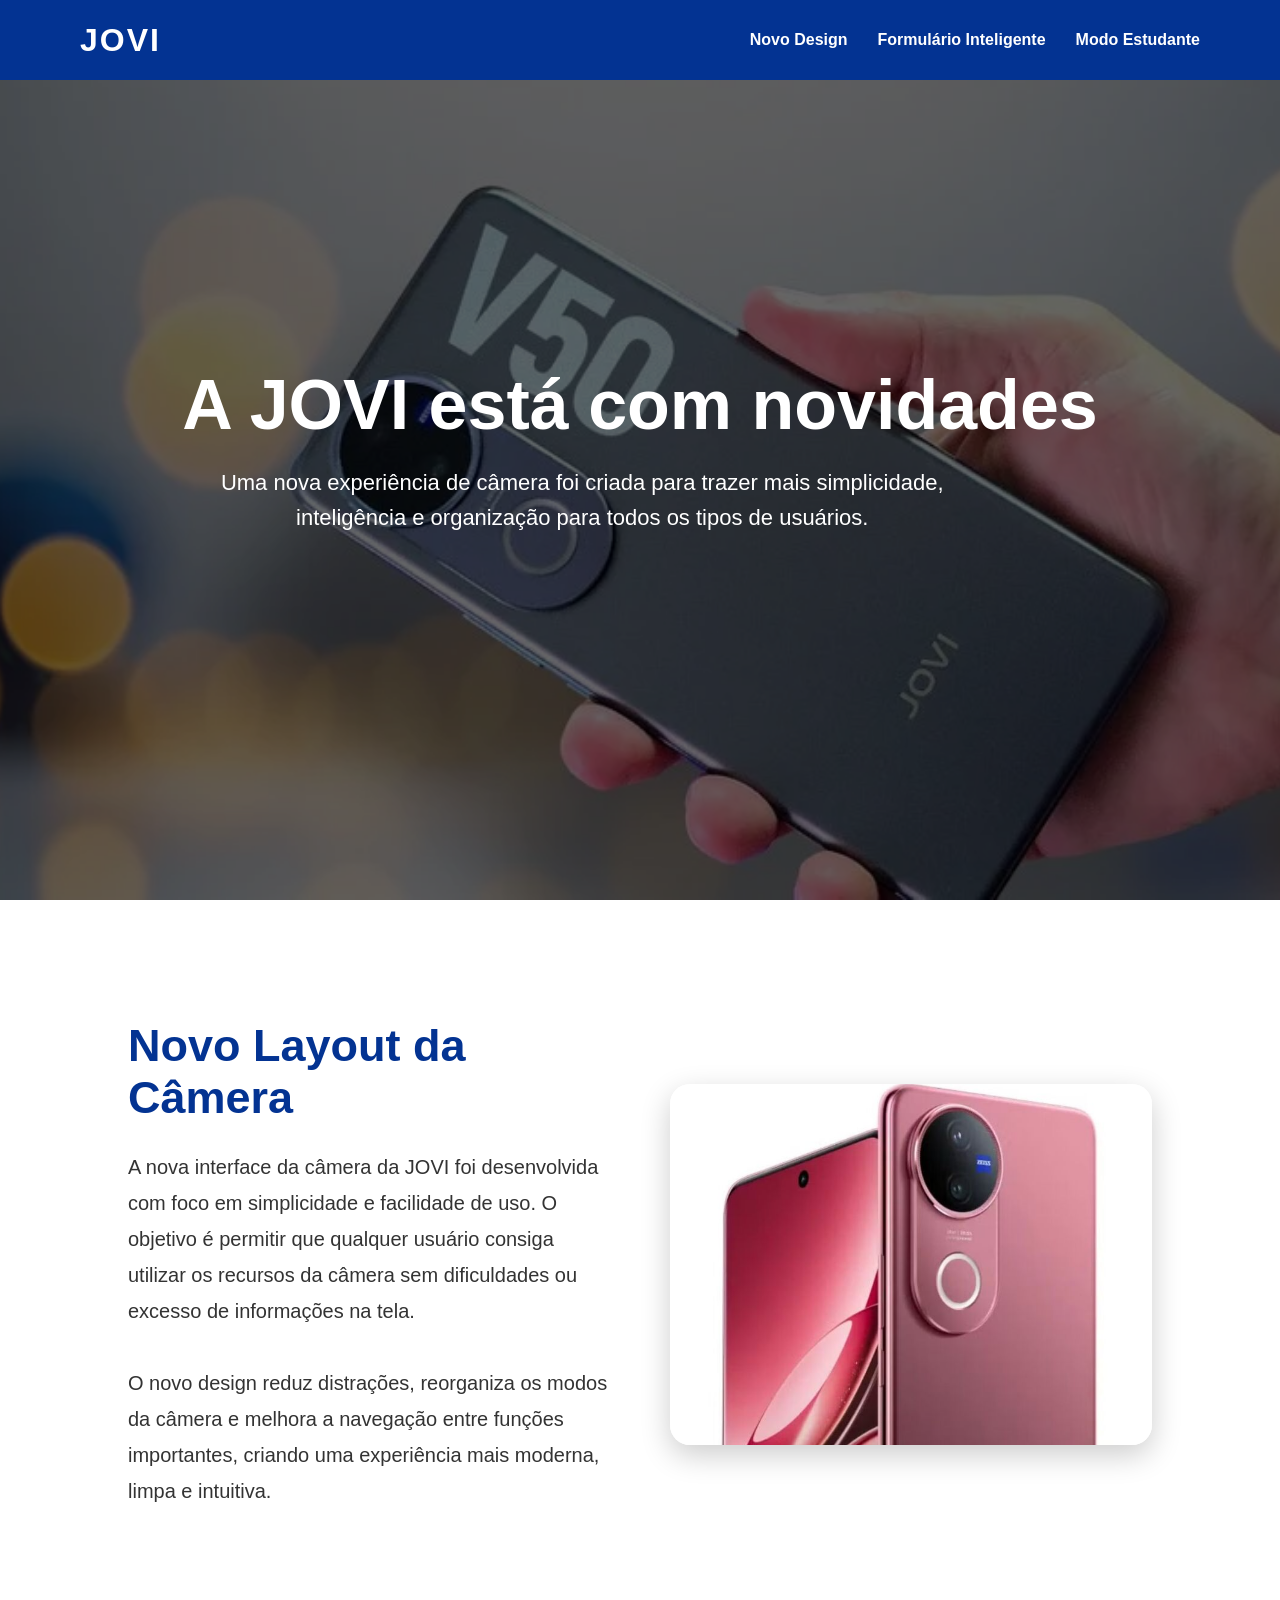
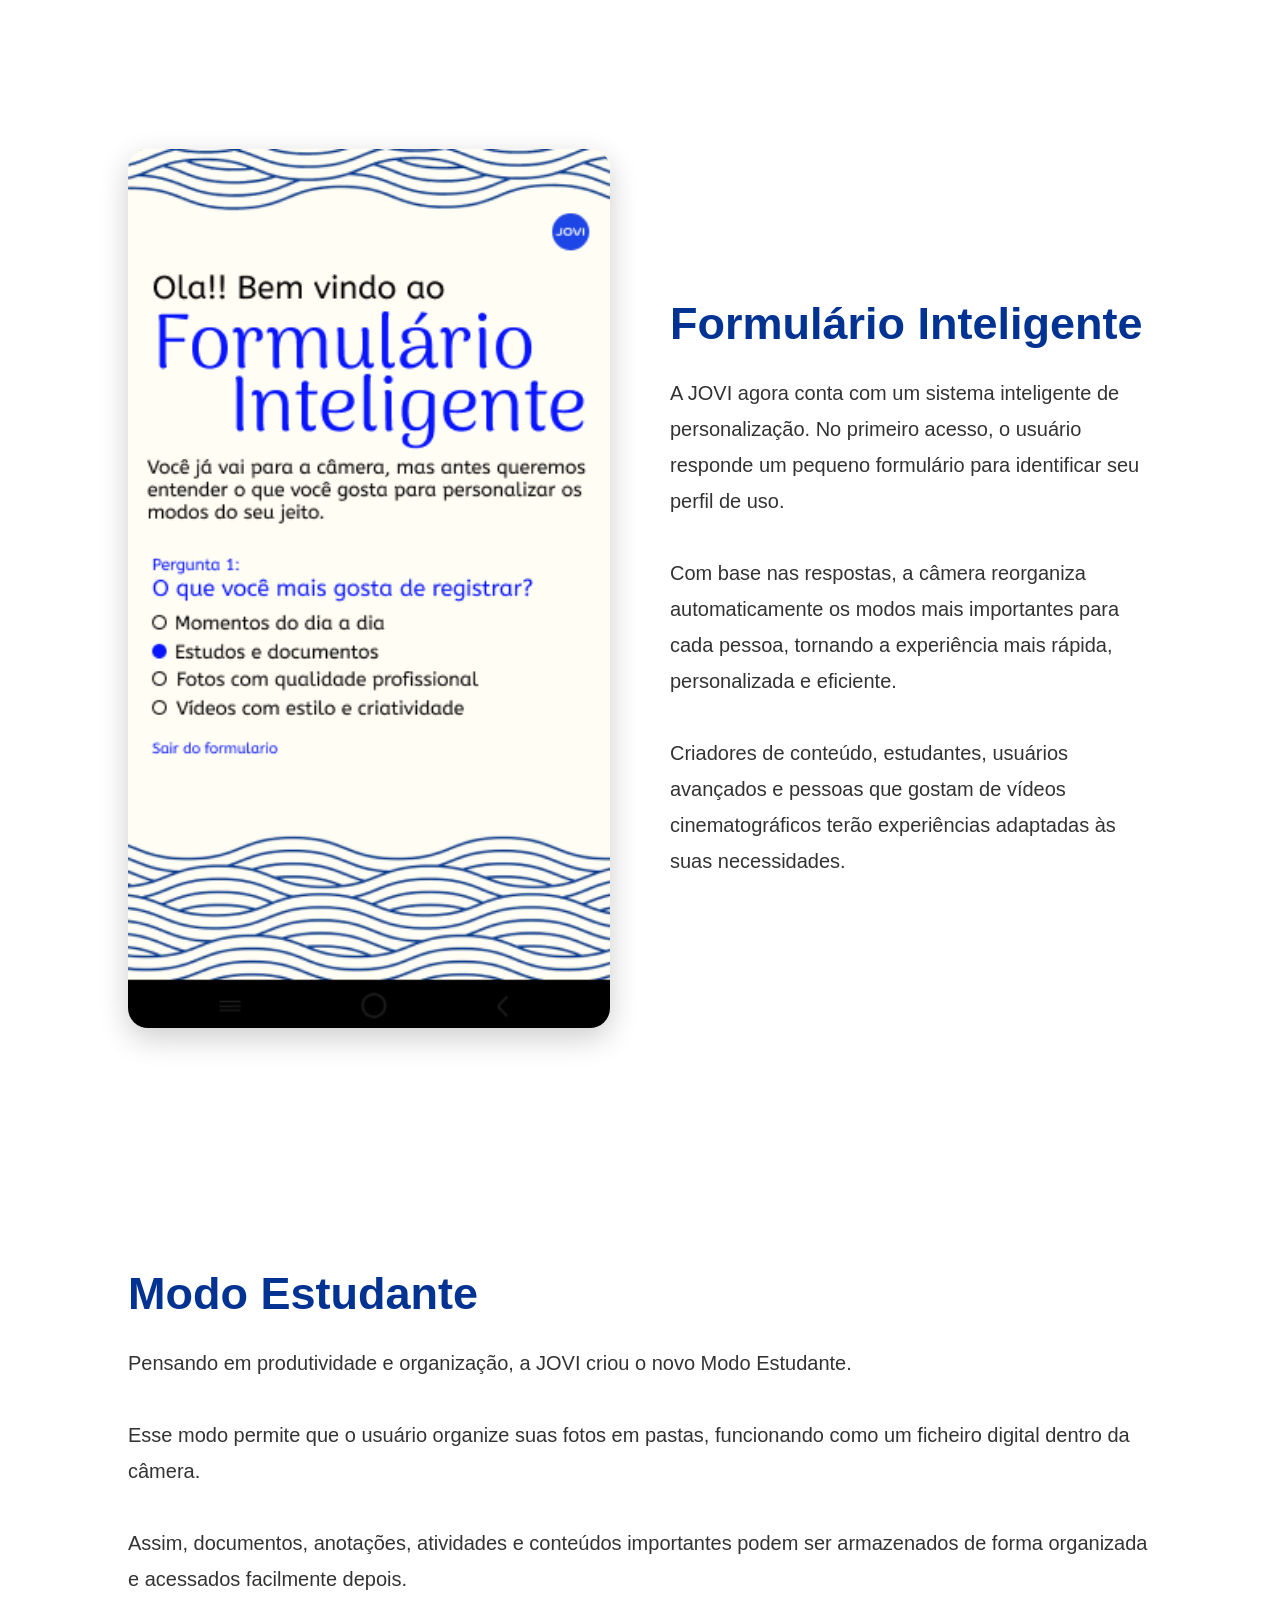
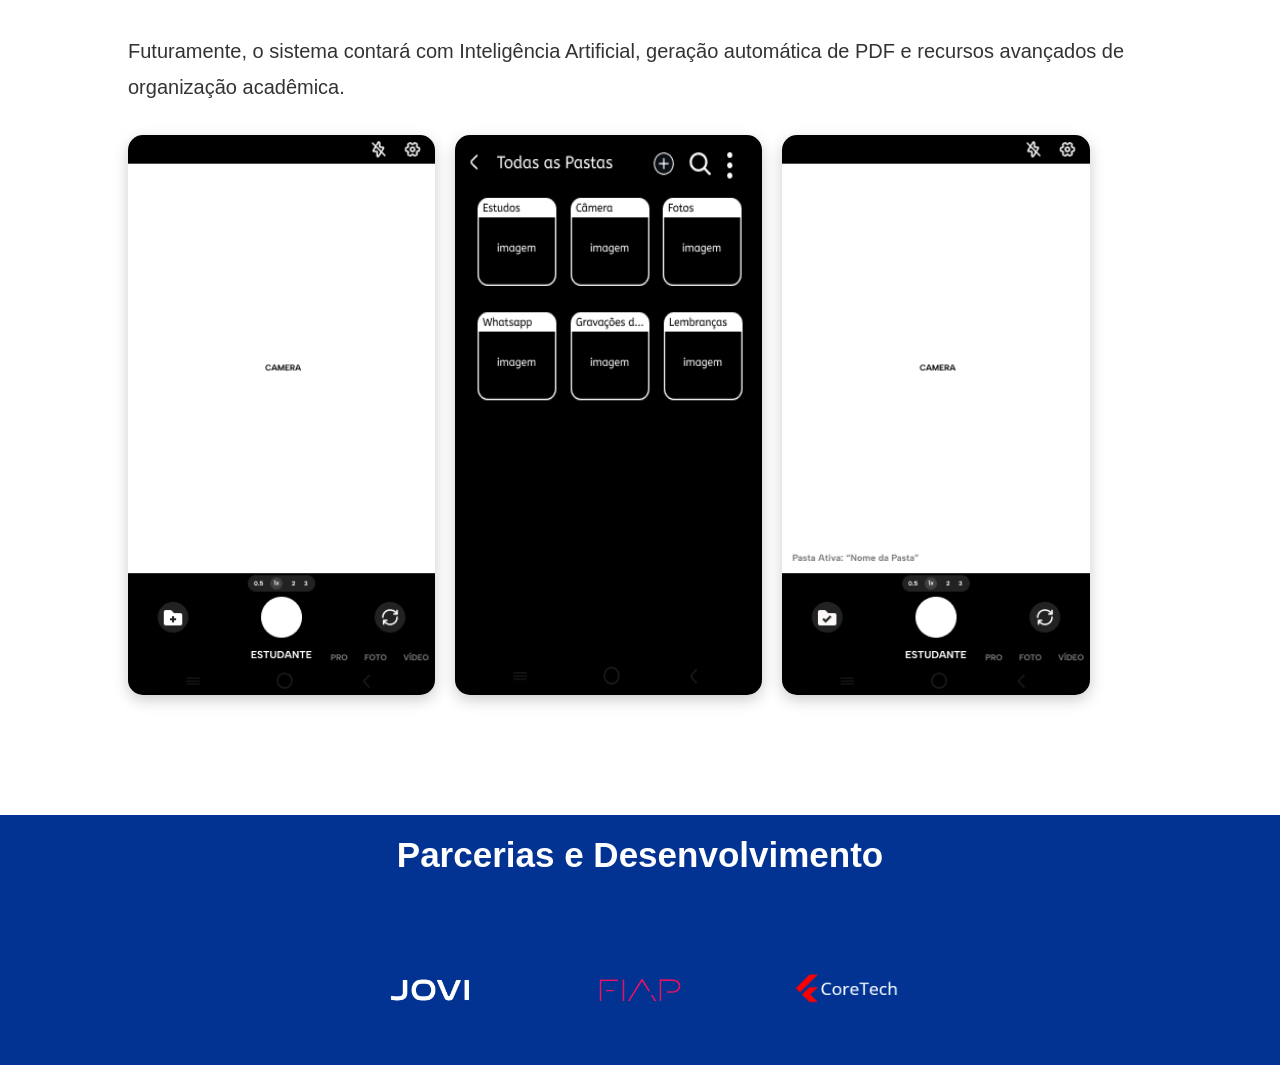
<file: index.html>
<!DOCTYPE html>
<html lang="pt-BR">
<head>
  <meta charset="UTF-8" />
  <meta name="viewport" content="width=device-width, initial-scale=1.0"/>
  <title>JOVI - Novidades da Câmera</title>
  <link rel="stylesheet" href="css/style.css">
</head>
<body>

  <!-- NAVBAR -->

  <nav>
    <h1>JOVI</h1>

    <ul>
      <li><a href="#design">Novo Design</a></li>
      <li><a href="#formulario">Formulário Inteligente</a></li>
      <li><a href="#estudante">Modo Estudante</a></li>
    </ul>
  </nav>

  <!-- HERO -->

  <section class="hero">

    <div class="overlay"></div>

    <div class="hero-content">
      <h2>A JOVI está com novidades</h2>

      <p>
        Uma nova experiência de câmera foi criada para trazer mais simplicidade,
        inteligência e organização para todos os tipos de usuários.
      </p>
    </div>

  </section>

  <!-- NOVO DESIGN -->

  <section class="section" id="design">

    <div class="text">

      <h2>Novo Layout da Câmera</h2>

      <p>
        A nova interface da câmera da JOVI foi desenvolvida com foco em simplicidade
        e facilidade de uso. O objetivo é permitir que qualquer usuário consiga utilizar
        os recursos da câmera sem dificuldades ou excesso de informações na tela.
        <br><br>
        O novo design reduz distrações, reorganiza os modos da câmera e melhora
        a navegação entre funções importantes, criando uma experiência mais moderna,
        limpa e intuitiva.
      </p>

    </div>

    <div class="image">
      <img src="img/camera.jpeg" alt="">
    </div>

  </section>

  <!-- FORMULARIO -->

  <section class="section reverse" id="formulario">

    <div class="text">

      <h2>Formulário Inteligente</h2>

      <p>
        A JOVI agora conta com um sistema inteligente de personalização.
        No primeiro acesso, o usuário responde um pequeno formulário para
        identificar seu perfil de uso.
        <br><br>
        Com base nas respostas, a câmera reorganiza automaticamente os modos
        mais importantes para cada pessoa, tornando a experiência mais rápida,
        personalizada e eficiente.
        <br><br>
        Criadores de conteúdo, estudantes, usuários avançados e pessoas que
        gostam de vídeos cinematográficos terão experiências adaptadas às suas necessidades.
      </p>

    </div>

    <div class="image">
      <img src="img/Formulario_inteligente.png" alt="">
    </div>

  </section>

  <!-- MODO ESTUDANTE -->

  <section class="section" id="estudante">

    <div class="text">

      <h2>Modo Estudante</h2>

      <p>
        Pensando em produtividade e organização, a JOVI criou o novo
        Modo Estudante.
        <br><br>
        Esse modo permite que o usuário organize suas fotos em pastas,
        funcionando como um ficheiro digital dentro da câmera.
        <br><br>
        Assim, documentos, anotações, atividades e conteúdos importantes
        podem ser armazenados de forma organizada e acessados facilmente depois.
        <br><br>
        Futuramente, o sistema contará com Inteligência Artificial,
        geração automática de PDF e recursos avançados de organização acadêmica.
      </p>

      <div class="student-gallery">

        <img src="img/Camera Modo Estudante_ precisa escolher a pasta.png" alt="">

        <img src="img/Seleção de pasta.png" alt="">

        <img src="img/Camera Modo Estudante_ pasta já escolhida.png" alt="">

      </div>

    </div>

  </section>

  <!-- FOOTER -->

  <footer>

    <h2>Parcerias e Desenvolvimento</h2>

    <div class="logos">

      <img src="img/image-removebg-preview.png" alt="Logo JOVI">

      <img src="img/logo_logo-fiap-principal-1-1.png" alt="Logo Faculdade">

      <img src="img/image-removebg-preview (3).png" alt="Logo Empresa">

    </div>

  </footer>

<script src="js/script.js"></script>

</body>
</html>
</file>
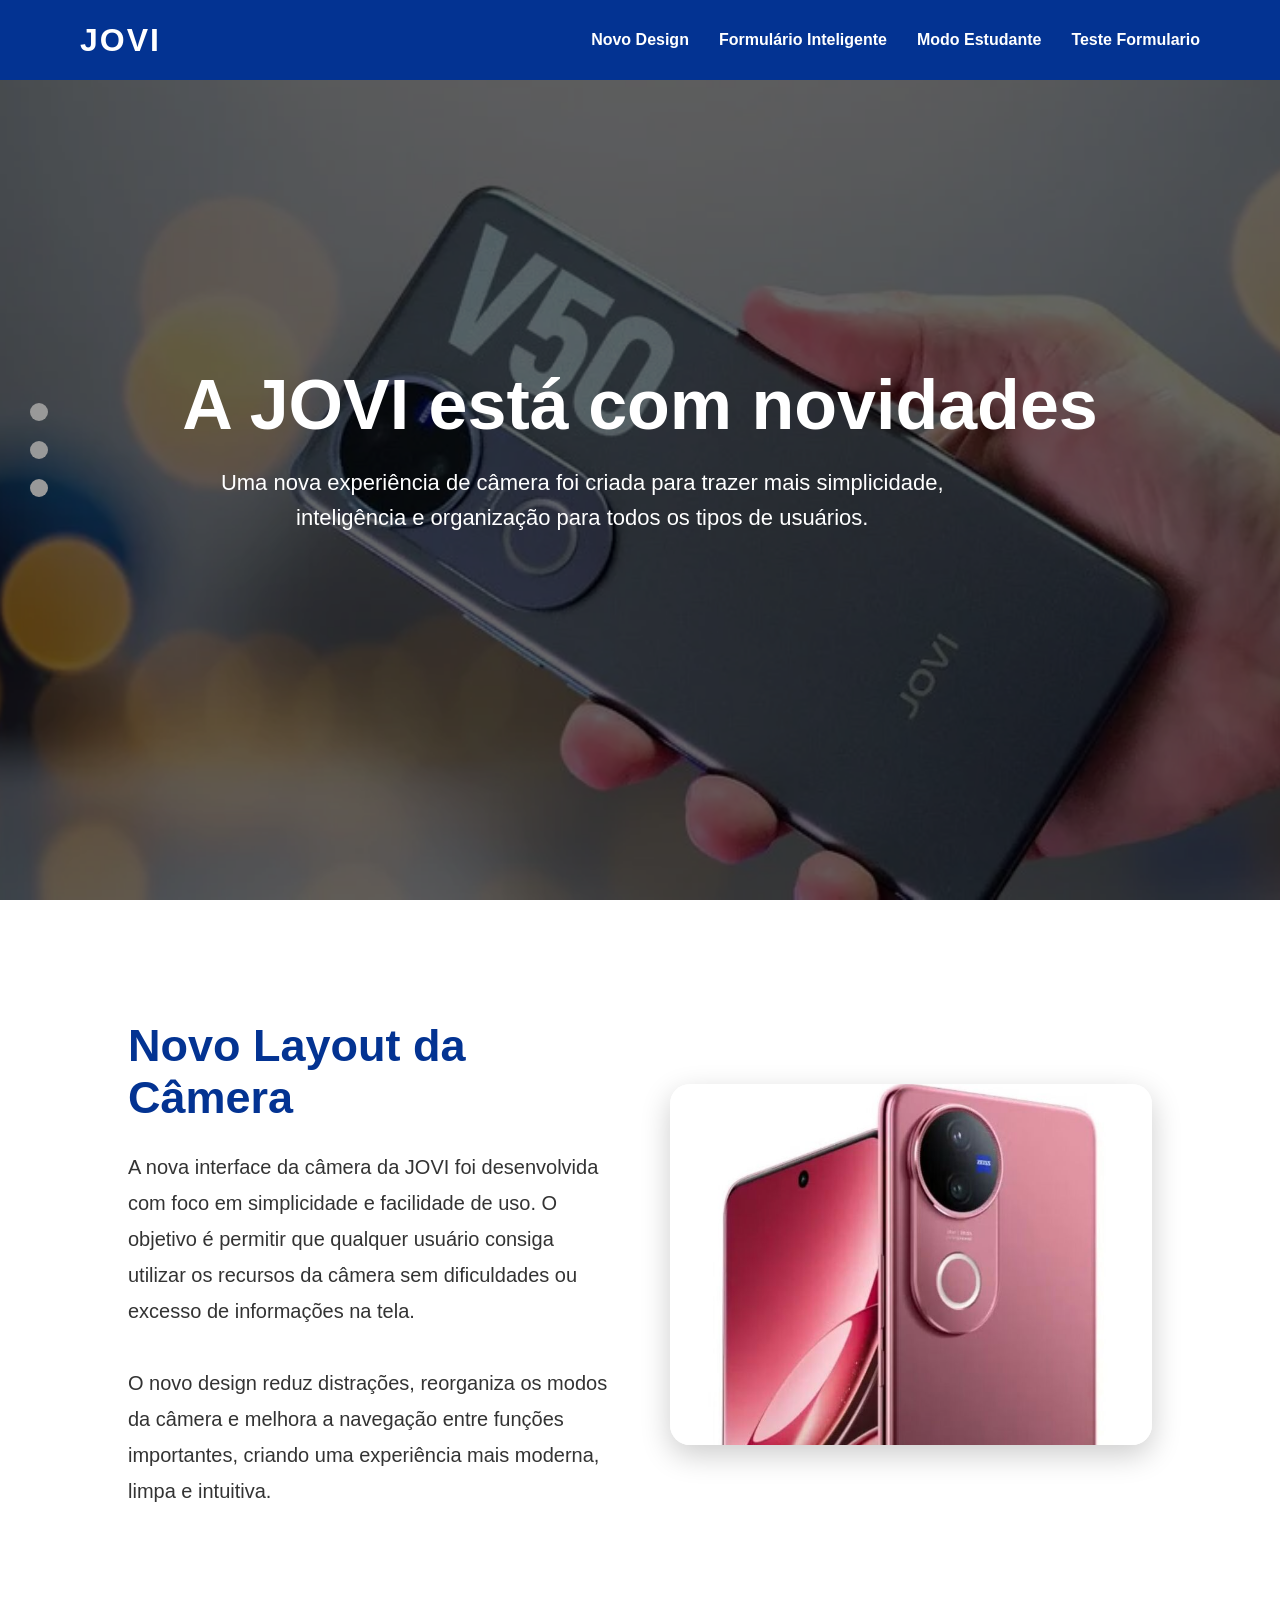
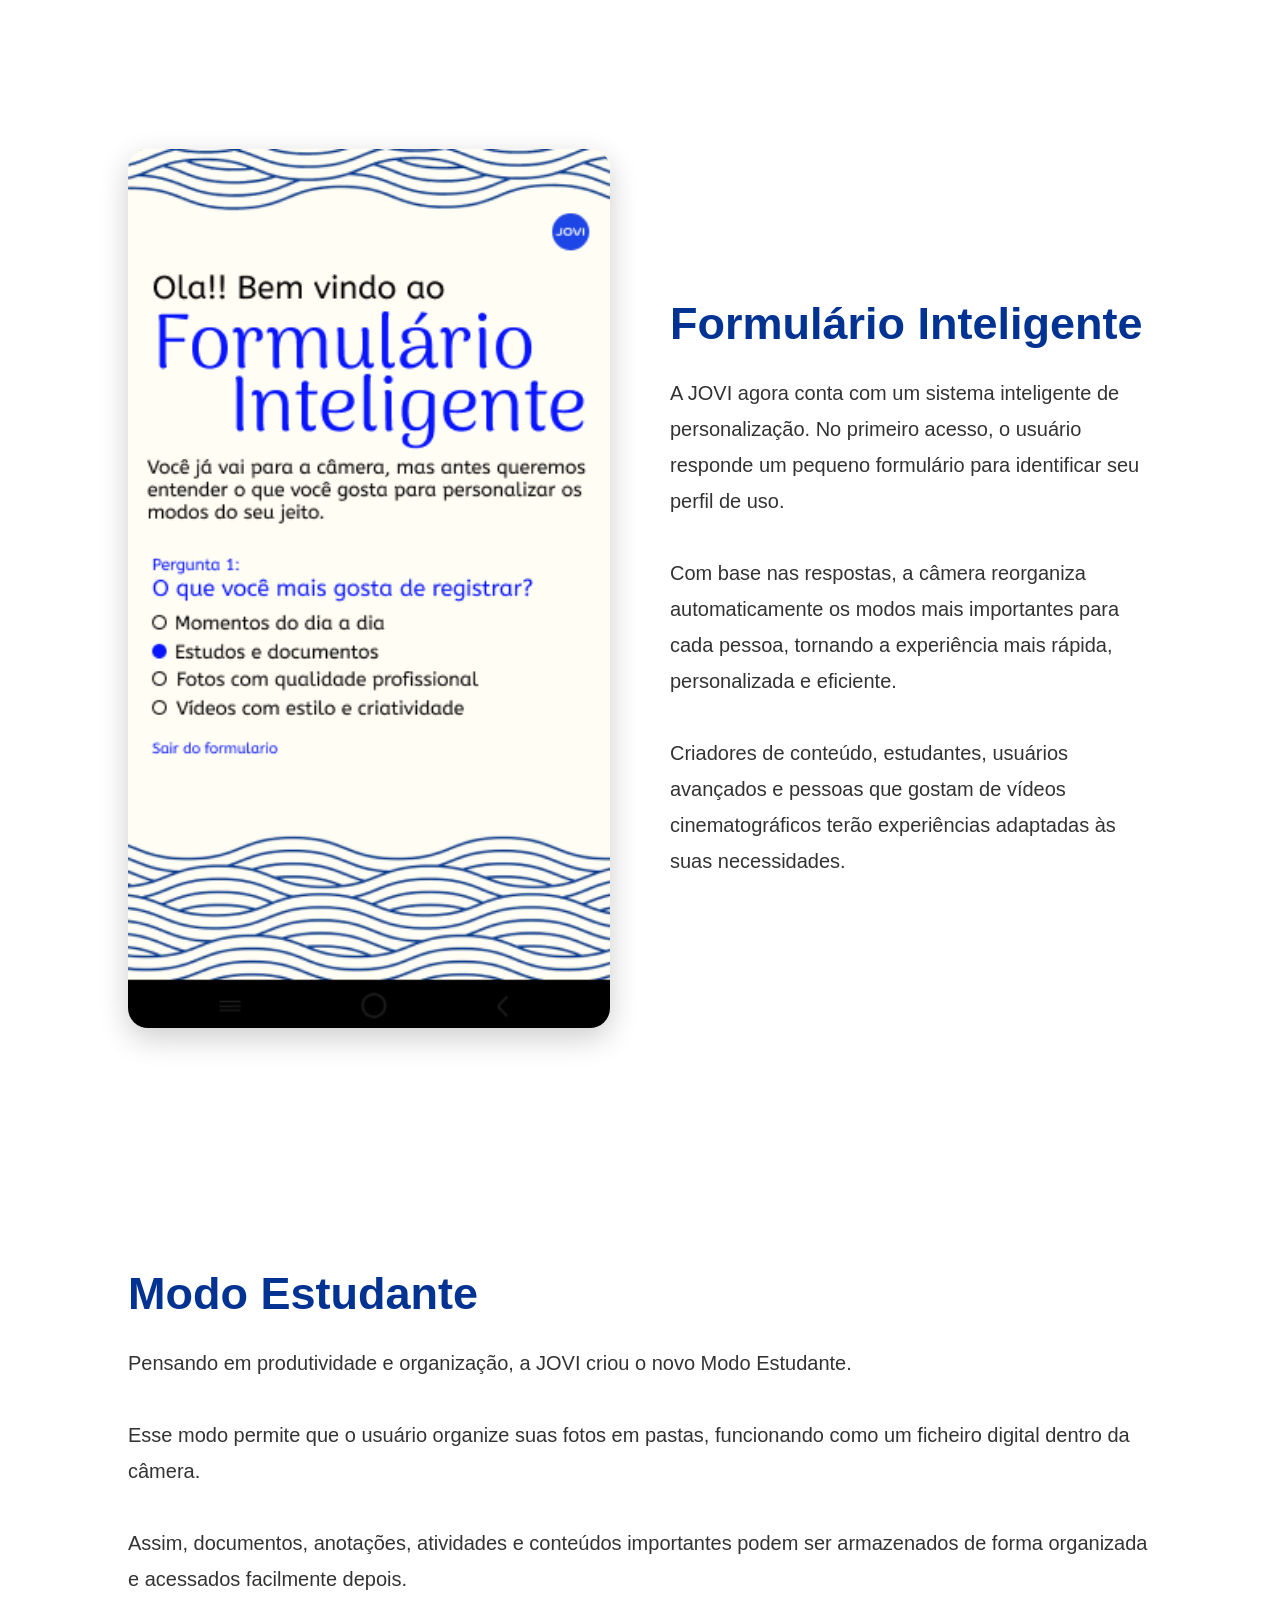
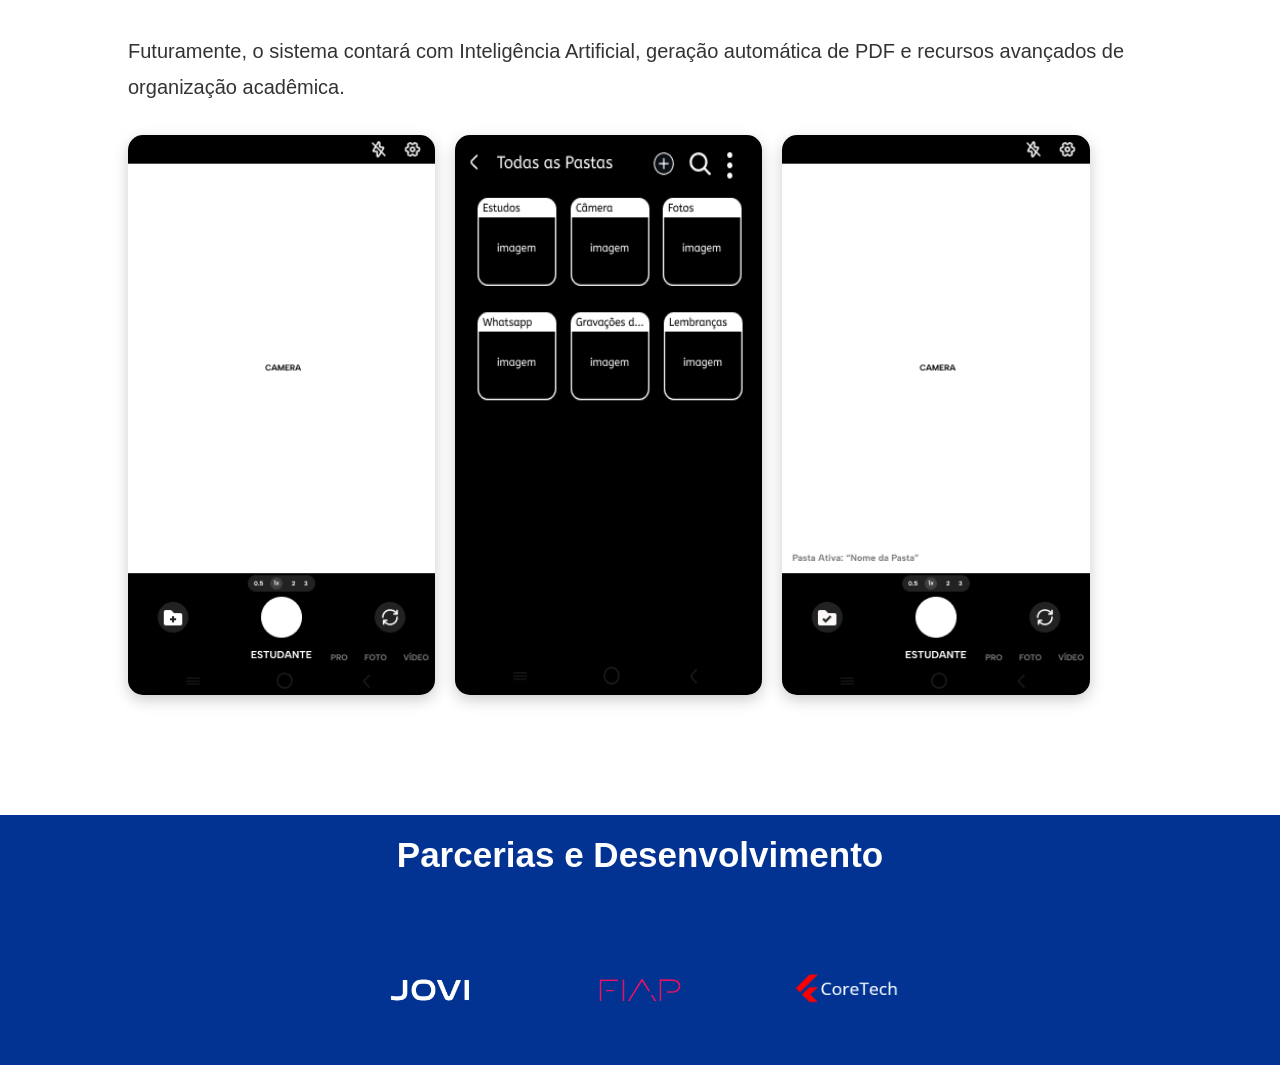
<file: html/index.html>
<!DOCTYPE html>
<html lang="pt-BR">
<head>
  <meta charset="UTF-8" />
  <meta name="viewport" content="width=device-width, initial-scale=1.0"/>
  <title>JOVI - Novidades da Câmera</title>
  <link rel="stylesheet" href="../css/style.css">
</head>
<body>

  <!-- NAVBAR -->

  <nav>
    <h1><a href="index.html">JOVI</a></h1>

    <ul>
      <li><a href="layout.html">Novo Design</a></li>
      <li><a href="Formulario-Inteligente.html">Formulário Inteligente</a></li>
      <li><a href="estudante.html">Modo Estudante</a></li>
      <li><a href="FormularioTeste.html">Teste Formulario</a></li>
    </ul>
  </nav>

  <!-- MINI NAVBAR VERTICAL -->

<aside class="side-nav">

  <a href="#design" class="dot active">
    <span>Novo Design</span>
  </a>

  <a href="#formulario" class="dot">
    <span>Formulário</span>
  </a>

  <a href="#estudante" class="dot">
    <span>Estudante</span>
  </a>

</aside>

  <!-- HERO -->

  <section class="hero">

    <div class="overlay"></div>

    <div class="hero-content">
      <h2>A JOVI está com novidades</h2>

      <p>
        Uma nova experiência de câmera foi criada para trazer mais simplicidade,
        inteligência e organização para todos os tipos de usuários.
      </p>
    </div>

  </section>

  <!-- NOVO DESIGN -->

  <section class="section" id="design">

    <div class="text">

      <h2>Novo Layout da Câmera</h2>

      <p>
        A nova interface da câmera da JOVI foi desenvolvida com foco em simplicidade
        e facilidade de uso. O objetivo é permitir que qualquer usuário consiga utilizar
        os recursos da câmera sem dificuldades ou excesso de informações na tela.
        <br><br>
        O novo design reduz distrações, reorganiza os modos da câmera e melhora
        a navegação entre funções importantes, criando uma experiência mais moderna,
        limpa e intuitiva.
      </p>

    </div>

    <div class="image">
      <img src="../img/camera.jpeg" alt="">
    </div>

  </section>

  <!-- FORMULARIO -->

  <section class="section reverse" id="formulario">

    <div class="text">

      <h2>Formulário Inteligente</h2>

      <p>
        A JOVI agora conta com um sistema inteligente de personalização.
        No primeiro acesso, o usuário responde um pequeno formulário para
        identificar seu perfil de uso.
        <br><br>
        Com base nas respostas, a câmera reorganiza automaticamente os modos
        mais importantes para cada pessoa, tornando a experiência mais rápida,
        personalizada e eficiente.
        <br><br>
        Criadores de conteúdo, estudantes, usuários avançados e pessoas que
        gostam de vídeos cinematográficos terão experiências adaptadas às suas necessidades.
      </p>

    </div>

    <div class="image">
      <img src="../img/Formulario_inteligente.png" alt="">
    </div>

  </section>

  <!-- MODO ESTUDANTE -->

  <section class="section" id="estudante">

    <div class="text">

      <h2>Modo Estudante</h2>

      <p>
        Pensando em produtividade e organização, a JOVI criou o novo
        Modo Estudante.
        <br><br>
        Esse modo permite que o usuário organize suas fotos em pastas,
        funcionando como um ficheiro digital dentro da câmera.
        <br><br>
        Assim, documentos, anotações, atividades e conteúdos importantes
        podem ser armazenados de forma organizada e acessados facilmente depois.
        <br><br>
        Futuramente, o sistema contará com Inteligência Artificial,
        geração automática de PDF e recursos avançados de organização acadêmica.
      </p>

      <div class="student-gallery">

        <img src="../img/Camera Modo Estudante_ precisa escolher a pasta.png" alt="">

        <img src="../img/Seleção de pasta.png" alt="">

        <img src="../img/Camera Modo Estudante_ pasta já escolhida.png" alt="">

      </div>

    </div>

  </section>

  <!-- FOOTER -->

  <footer>

    <h2>Parcerias e Desenvolvimento</h2>

    <div class="logos">

      <img src="../img/image-removebg-preview.png" alt="Logo JOVI">

      <img src="../img/logo_logo-fiap-principal-1-1.png" alt="Logo Faculdade">

      <img src="../img/image-removebg-preview (3).png" alt="Logo Empresa">

    </div>

  </footer>

<script src="../js/script.js"></script>

</body>
</html>
</file>
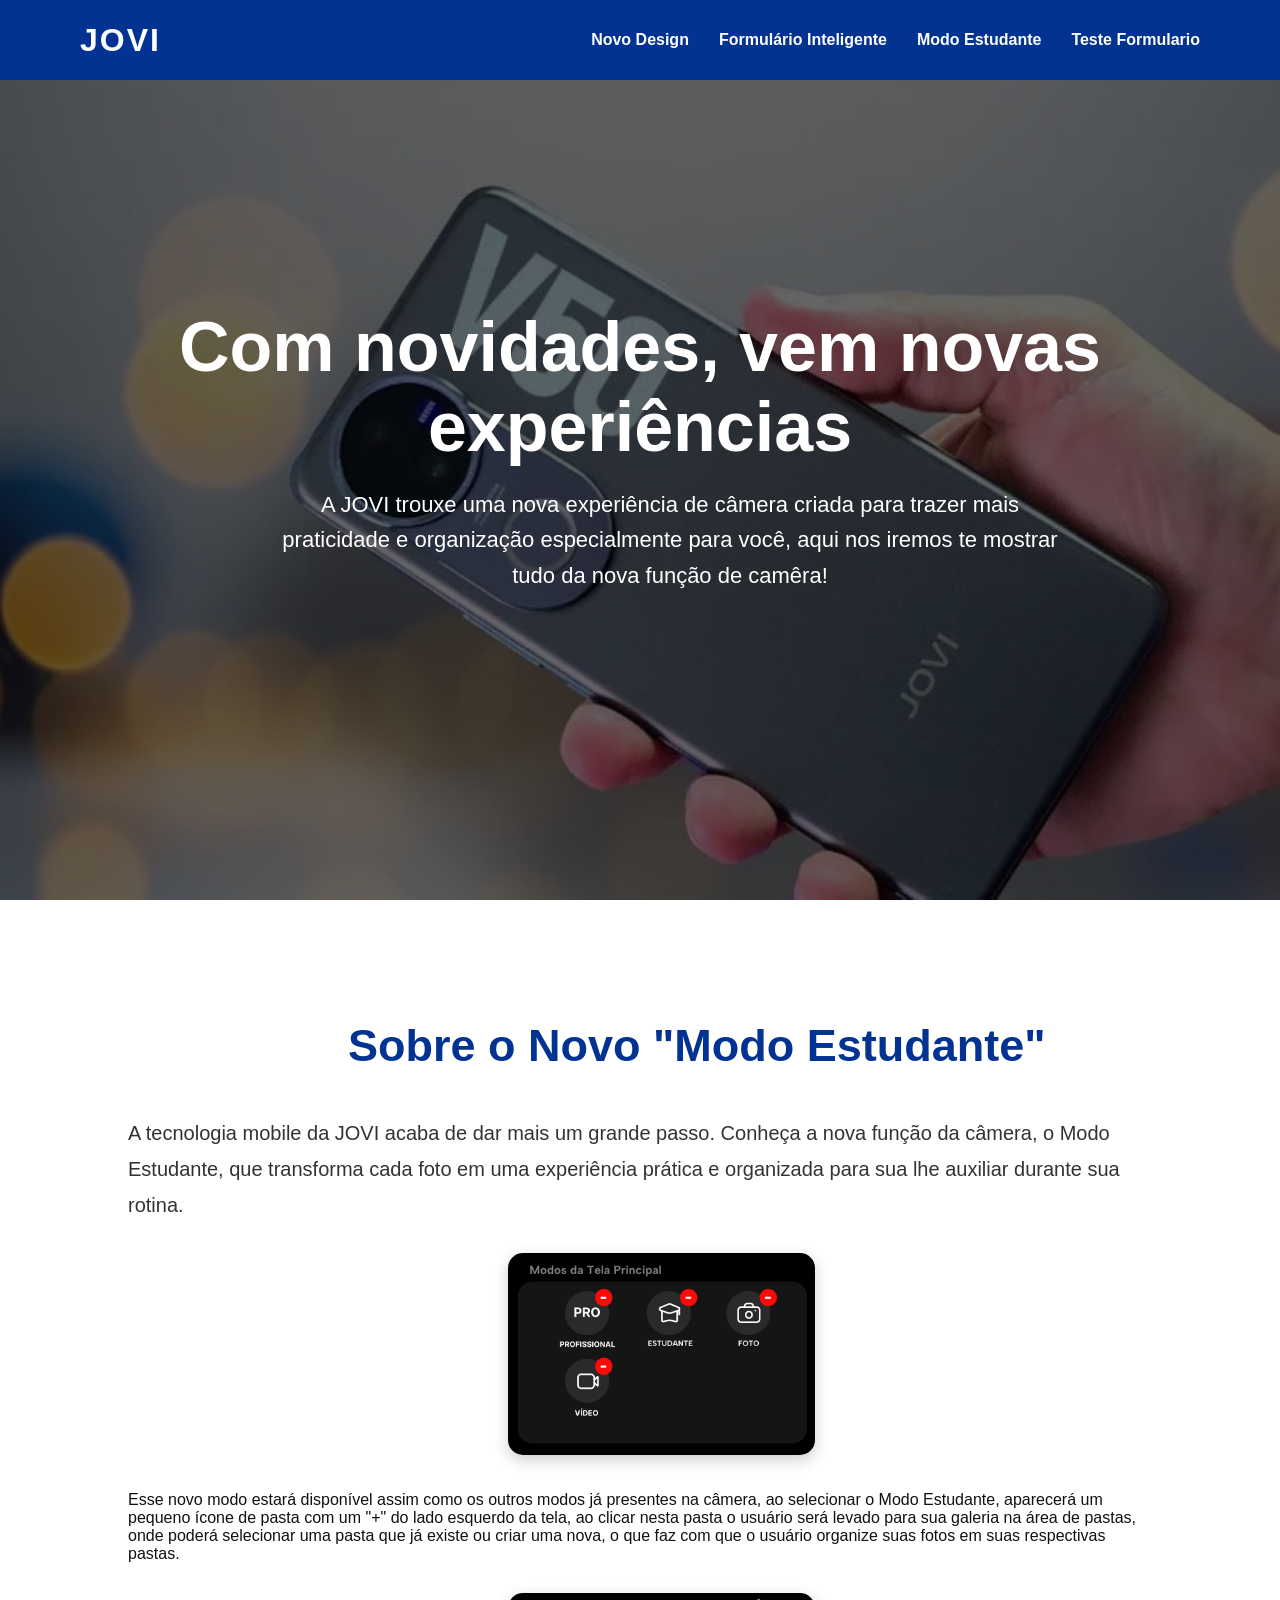
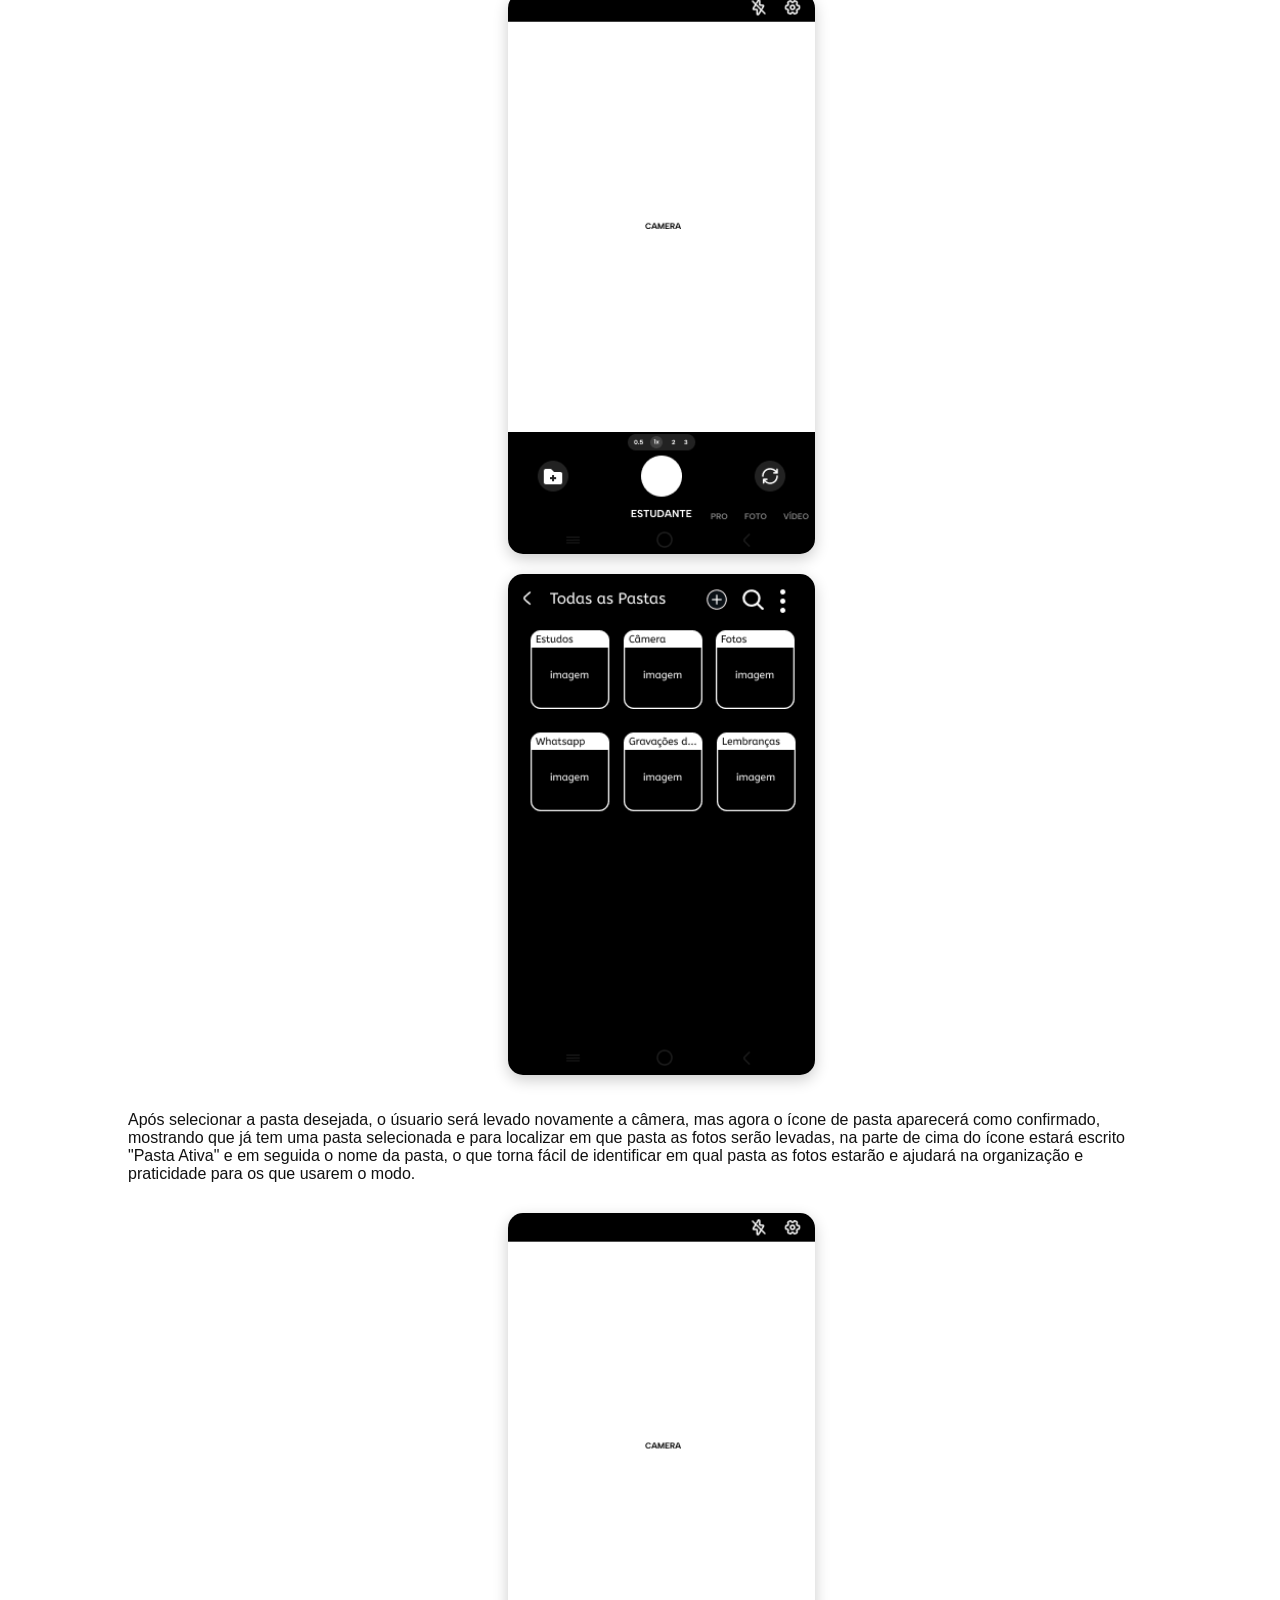
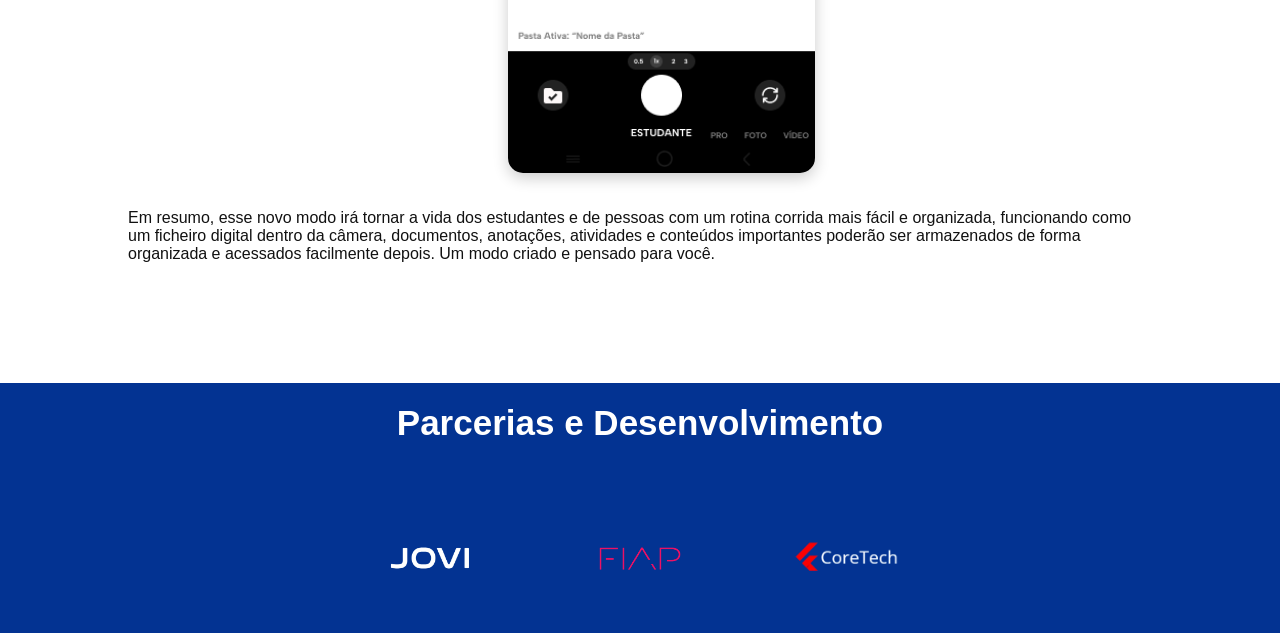
<file: html/estudante.html>
<!DOCTYPE html>
<html lang="pt-BR">
<head>
  <meta charset="UTF-8" />
  <meta name="viewport" content="width=device-width, initial-scale=1.0"/>
  <title>JOVI - Sobre Modo Estudante</title>
  <link rel="stylesheet" href="../css/estudante.css">
</head>
<body>

  <!-- NAVBAR -->

  <nav>
      <h1><a href="index.html">JOVI</a></h1>

    <ul>
       <li><a href="layout.html">Novo Design</a></li>
      <li><a href="Formulario-Inteligente.html">Formulário Inteligente</a></li>
      <li><a href="estudante.html">Modo Estudante</a></li>
      <li><a href="FormularioTeste.html">Teste Formulario</a></li>
    </ul>
  </nav>

  <!-- HERO -->

  <section class="hero">

    <div class="overlay"></div>

    <div class="hero-content">
      <h2>Com novidades, vem novas experiências</h2>
        <p>
        A JOVI trouxe uma nova experiência de câmera criada para trazer mais praticidade e organização especialmente para você, aqui nos iremos te mostrar tudo da nova função de camêra!
        </p>
    </div>

  </section>

  <!-- MODO ESTUDANTE -->

  <section class="section">

    <div class="text">

      <h2>Sobre o Novo "Modo Estudante"</h2>
      <br>

      <p>
        A tecnologia mobile da JOVI acaba de dar mais um grande passo. Conheça a nova função da câmera, o Modo Estudante, que transforma cada foto em uma experiência prática e organizada para sua lhe auxiliar durante sua rotina.
        <div class="student-gallery">
            <img src="../img/Modos_e_Modo_Estudante.png" alt="">
        </div>
        <br><br>

        Esse novo modo estará disponível assim como os outros modos já presentes na câmera, ao selecionar o Modo Estudante, aparecerá um pequeno ícone de pasta com um "+" do lado esquerdo da tela, ao clicar nesta pasta o usuário será levado para sua galeria na área de pastas, onde poderá selecionar uma pasta que já existe ou criar uma nova, o que faz com que o usuário organize suas fotos em suas respectivas pastas.
        <div class="student-gallery">
            <img src="../img/Camera Modo Estudante_ precisa escolher a pasta.png" alt="">

            <img src="../img/Seleção de pasta.png" alt="">
        </div>
        <br><br>

        Após selecionar a pasta desejada, o úsuario será levado novamente a câmera, mas agora o ícone de pasta aparecerá como confirmado, mostrando que já tem uma pasta selecionada e para localizar em que pasta as fotos serão levadas, na parte de cima do ícone estará escrito "Pasta Ativa" e em seguida o nome da pasta, o que torna fácil de identificar em qual pasta as fotos estarão e ajudará na organização e praticidade para os que usarem o modo.
        <div class="student-gallery">
            <img src="../img/Camera Modo Estudante_ pasta já escolhida.png" alt="">
        </div>
        <br><br>

        Em resumo, esse novo modo irá tornar a vida dos estudantes e de pessoas com um rotina corrida mais fácil e organizada, funcionando como um ficheiro digital dentro da câmera, documentos, anotações, atividades e conteúdos importantes poderão ser armazenados de forma organizada e acessados facilmente depois. Um modo criado e pensado para você.
      </p>

    </div>

  </section>

  <!-- FOOTER -->

  <footer>

    <h2>Parcerias e Desenvolvimento</h2>

    <div class="logos">

      <img src="../img/image-removebg-preview.png" alt="Logo JOVI">

      <img src="../img/logo_logo-fiap-principal-1-1.png" alt="Logo Faculdade">

      <img src="../img/image-removebg-preview (3).png" alt="Logo Empresa">

    </div>

  </footer>

<script src="../js/script.js"></script>

</body>
</html>
</file>
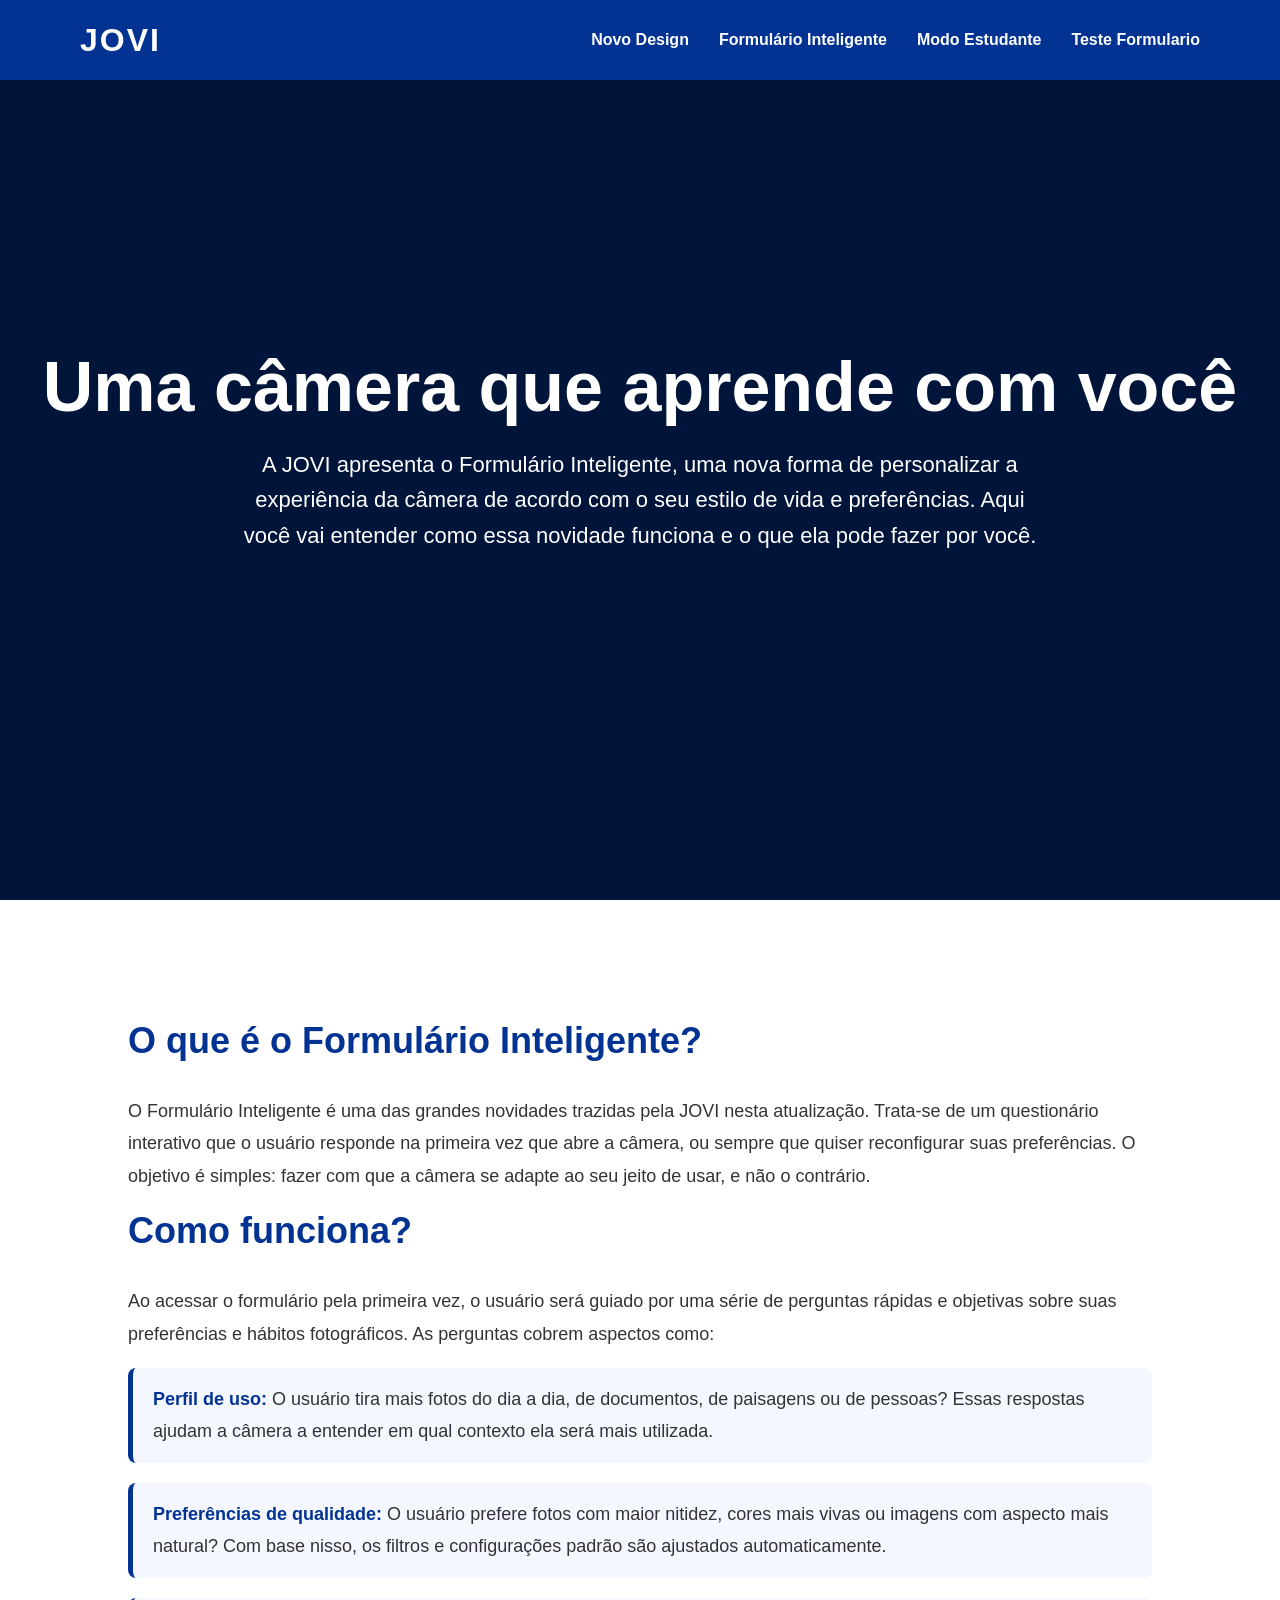
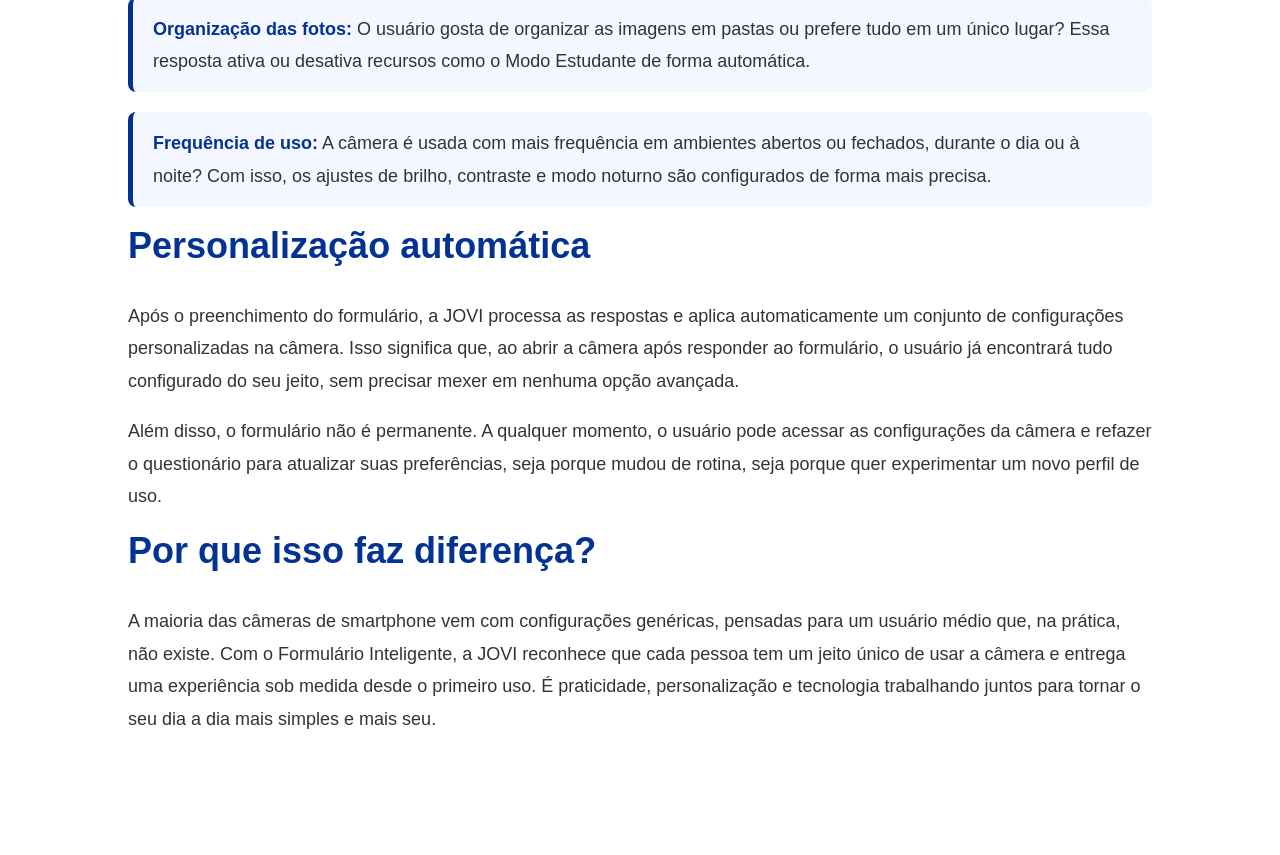
<file: html/Formulario-Inteligente.html>
<!DOCTYPE html>
<html lang="pt-BR">
<head>
  <meta charset="UTF-8" />
  <meta name="viewport" content="width=device-width, initial-scale=1.0"/>
  <title>JOVI - Formulário Inteligente</title>
  <link rel="stylesheet" href="../css/Formulario-Inteligente.css">
</head>
<body>

  

  <nav>
      <h1><a href="index.html">JOVI</a></h1>

    <ul>
          <li><a href="layout.html">Novo Design</a></li>
      <li><a href="Formulario-Inteligente.html">Formulário Inteligente</a></li>
      <li><a href="estudante.html">Modo Estudante</a></li>
      <li><a href="FormularioTeste.html">Teste Formulario</a></li>
    </ul>
  </nav>

  

  <section class="hero">

    <div class="overlay"></div>

    <div class="hero-content">
      <h2>Uma câmera que aprende com você</h2>
      <p>
        A JOVI apresenta o Formulário Inteligente, uma nova forma de personalizar a experiência da câmera de acordo com o seu estilo de vida e preferências. Aqui você vai entender como essa novidade funciona e o que ela pode fazer por você.
      </p>
    </div>

  </section>

 

  <section id="formulario" class="section">

    <div class="text">

      <h2>O que é o Formulário Inteligente?</h2>
      <br>

      <p>
        O Formulário Inteligente é uma das grandes novidades trazidas pela JOVI nesta atualização. Trata-se de um questionário interativo que o usuário responde na primeira vez que abre a câmera, ou sempre que quiser reconfigurar suas preferências. O objetivo é simples: fazer com que a câmera se adapte ao seu jeito de usar, e não o contrário.
      </p>
      <br>

      <h2>Como funciona?</h2>
      <br>

      <p>
        Ao acessar o formulário pela primeira vez, o usuário será guiado por uma série de perguntas rápidas e objetivas sobre suas preferências e hábitos fotográficos. As perguntas cobrem aspectos como:
      </p>
      <br>

      <ul class="feature-list">
        <li>
          <strong>Perfil de uso:</strong> O usuário tira mais fotos do dia a dia, de documentos, de paisagens ou de pessoas? Essas respostas ajudam a câmera a entender em qual contexto ela será mais utilizada.
        </li>
        <li>
          <strong>Preferências de qualidade:</strong> O usuário prefere fotos com maior nitidez, cores mais vivas ou imagens com aspecto mais natural? Com base nisso, os filtros e configurações padrão são ajustados automaticamente.
        </li>
        <li>
          <strong>Organização das fotos:</strong> O usuário gosta de organizar as imagens em pastas ou prefere tudo em um único lugar? Essa resposta ativa ou desativa recursos como o Modo Estudante de forma automática.
        </li>
        <li>
          <strong>Frequência de uso:</strong> A câmera é usada com mais frequência em ambientes abertos ou fechados, durante o dia ou à noite? Com isso, os ajustes de brilho, contraste e modo noturno são configurados de forma mais precisa.
        </li>
      </ul>
      <br>

      <h2>Personalização automática</h2>
      <br>

      <p>
        Após o preenchimento do formulário, a JOVI processa as respostas e aplica automaticamente um conjunto de configurações personalizadas na câmera. Isso significa que, ao abrir a câmera após responder ao formulário, o usuário já encontrará tudo configurado do seu jeito, sem precisar mexer em nenhuma opção avançada.
      </p>
      <br>

      <p>
        Além disso, o formulário não é permanente. A qualquer momento, o usuário pode acessar as configurações da câmera e refazer o questionário para atualizar suas preferências, seja porque mudou de rotina, seja porque quer experimentar um novo perfil de uso.
      </p>
      <br>

      <h2>Por que isso faz diferença?</h2>
      <br>

      <p>
        A maioria das câmeras de smartphone vem com configurações genéricas, pensadas para um usuário médio que, na prática, não existe. Com o Formulário Inteligente, a JOVI reconhece que cada pessoa tem um jeito único de usar a câmera e entrega uma experiência sob medida desde o primeiro uso. É praticidade, personalização e tecnologia trabalhando juntos para tornar o seu dia a dia mais simples e mais seu.
      </p>

    </div>

  </section>

  


  

</body>
</html>
</file>
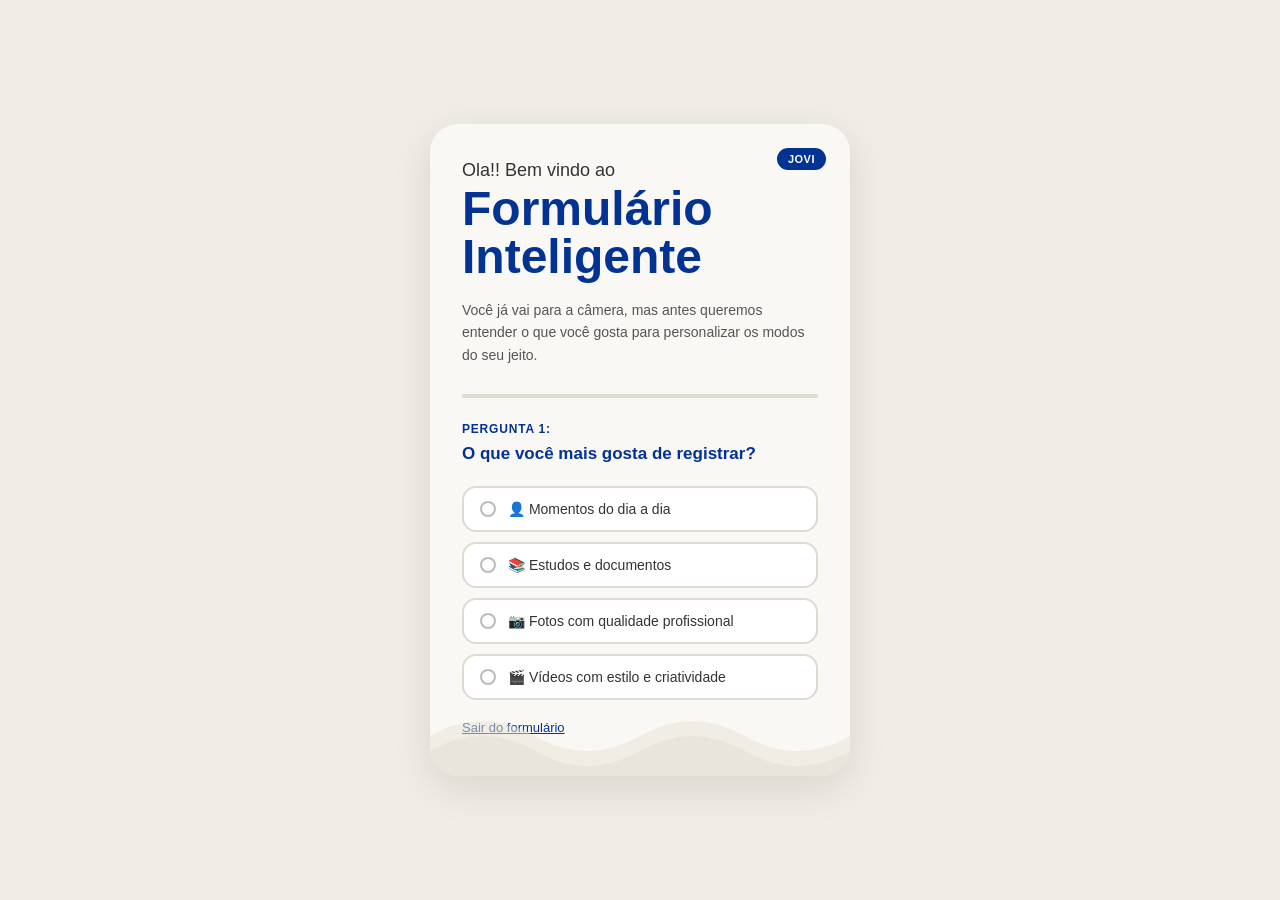
<file: html/FormularioTeste.html>
<!DOCTYPE html>
<html lang="pt-BR">
<head>
  <meta charset="UTF-8">
  <meta name="viewport" content="width=device-width, initial-scale=1.0">
  <title>Formulário Inteligente</title>
 
  <link rel="stylesheet" href="../css/teste.css">
</head>
<body>

<div class="card">

  <span class="badge">jovi</span>

  <!-- HEADER -->
  <div class="header">
    <h1>Ola!! Bem vindo ao</h1>
    <h2>Formulário<br>Inteligente</h2>
    <p class="intro">
      Você já vai para a câmera, mas antes queremos entender o que você gosta
      para personalizar os modos do seu jeito.
    </p>
  </div>

  <!-- PROGRESS BAR -->
  <div class="progress-bar">
    <div class="progress-fill" id="progressFill"></div>
  </div>

  <!-- PERGUNTA BOX -->
  <div id="perguntaBox">
    <p class="pergunta-label" id="perguntaLabel">Pergunta 1:</p>
    <h3 id="pergunta"></h3>
    <div id="respostas"></div>
    <button class="sair" onclick="sair()">Sair do formulário</button>
  </div>

  <!-- RESULTADO -->
  <div id="resultado" class="resultado"></div>

</div>

<script src="../js/formulario.js"></script>
</body>
</html>
</file>
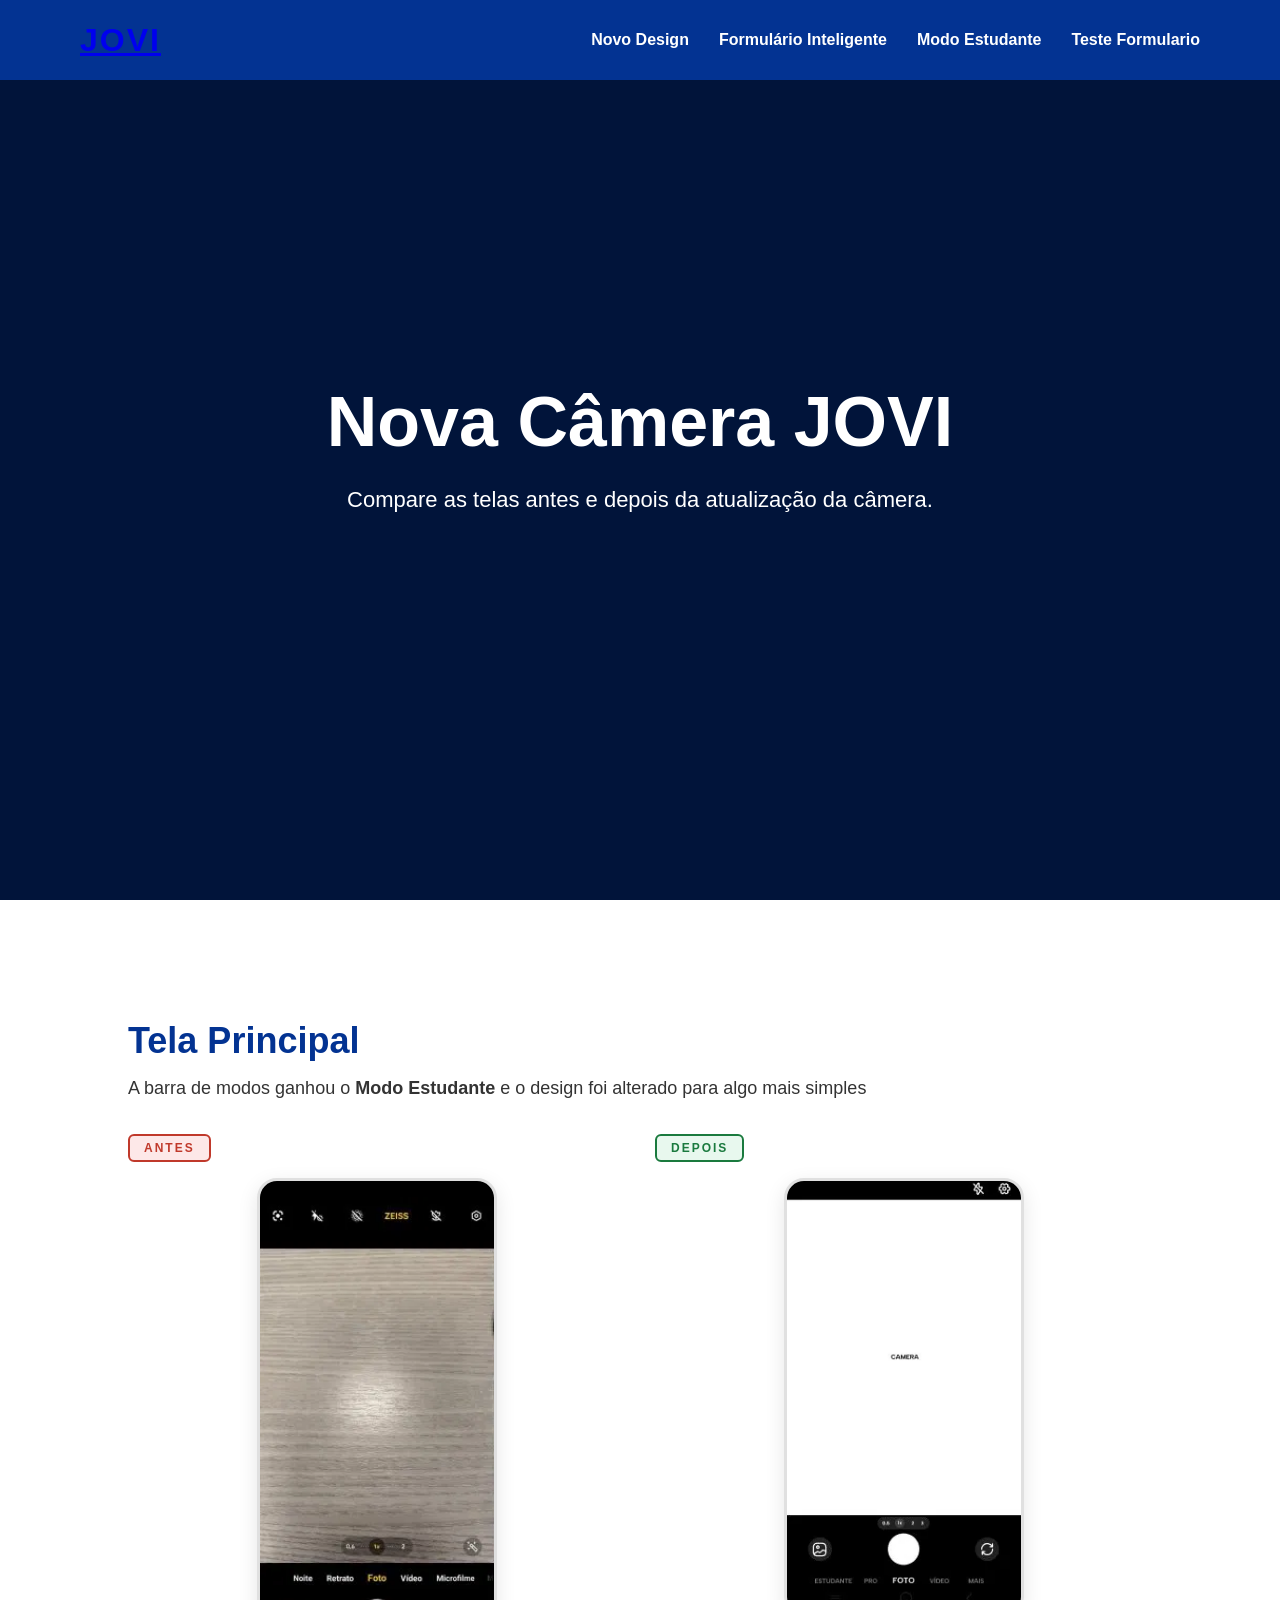
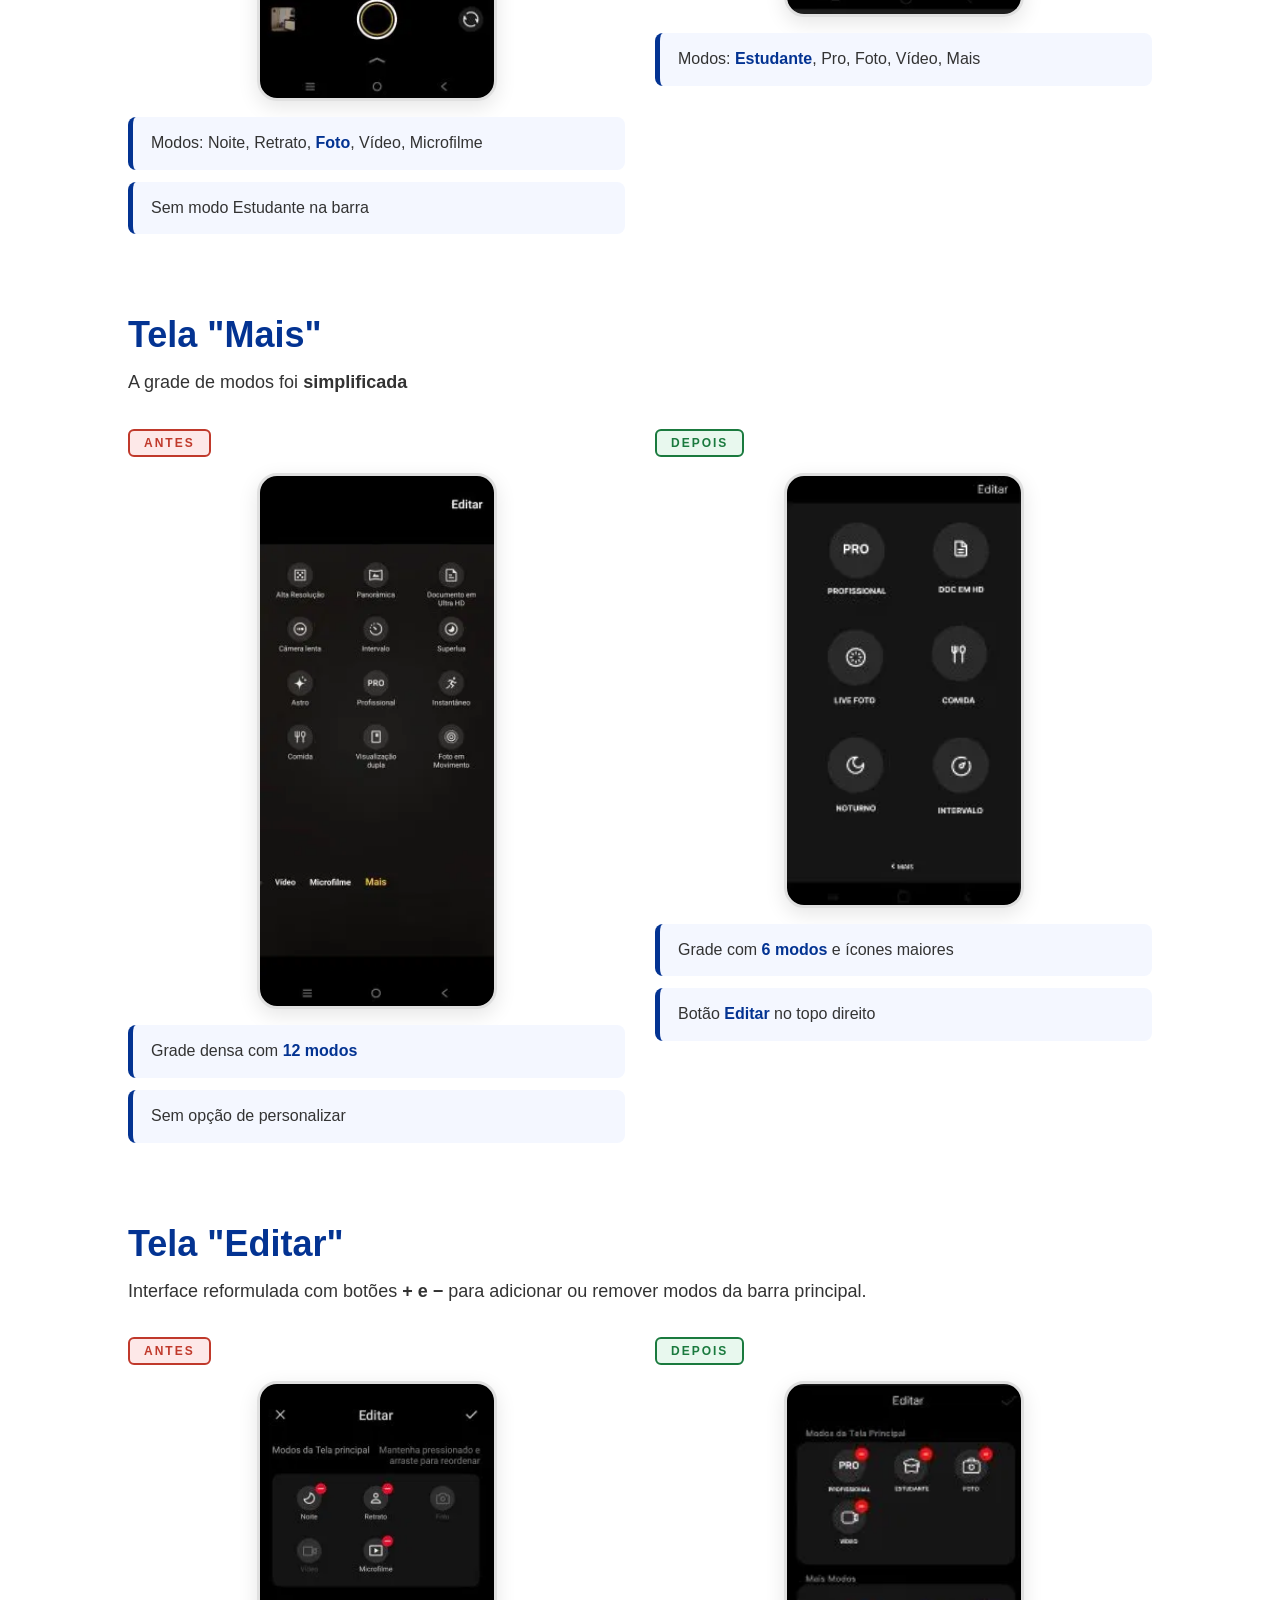
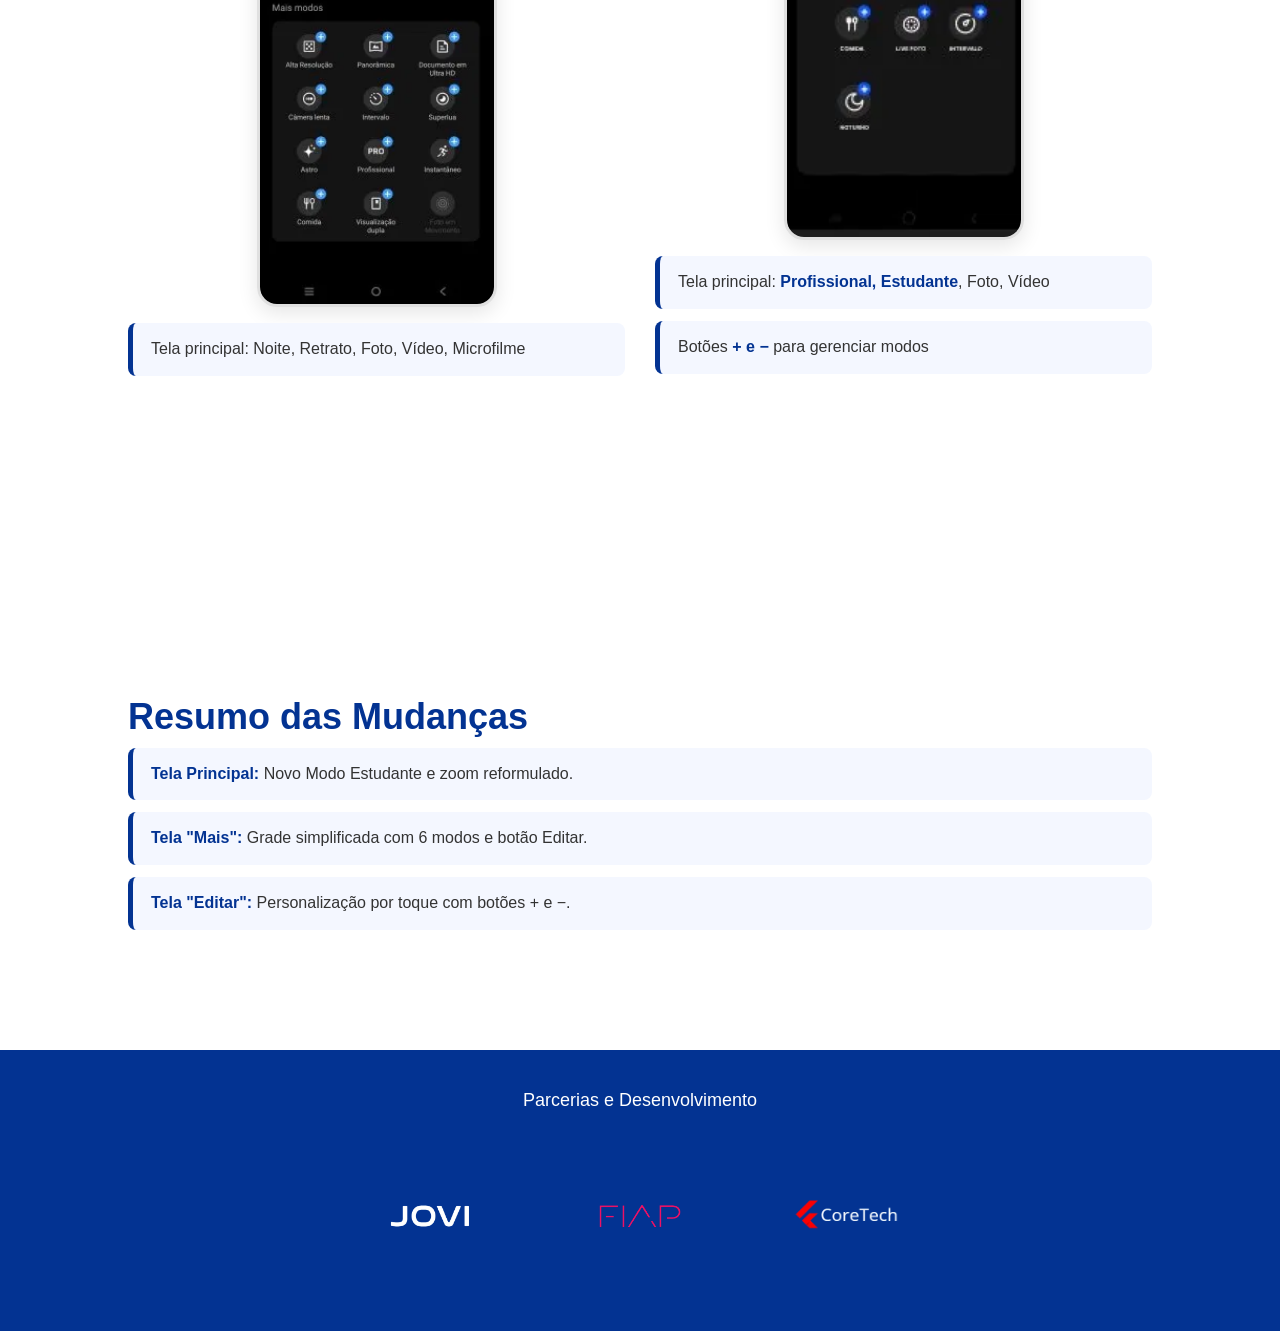
<file: html/layout.html>
<!DOCTYPE html>
<html lang="pt-BR">
<head>
  <meta charset="UTF-8" />
  <meta name="viewport" content="width=device-width, initial-scale=1.0"/>
  <title>JOVI - Mudanças na Câmera</title>
  <link rel="stylesheet" href="../css/layout.css">
</head>
<body>

  <nav>
    <h1><a href="index.html">JOVI</a></h1>
    <ul>
    <li><a href="layout.html">Novo Design</a></li>
      <li><a href="Formulario-Inteligente.html">Formulário Inteligente</a></li>
      <li><a href="estudante.html">Modo Estudante</a></li>
      <li><a href="FormularioTeste.html">Teste Formulario</a></li>
    </ul>
  </nav>

  <section class="hero">
    <div class="overlay"></div>
    <div class="hero-content">
      <h2>Nova Câmera JOVI</h2>
      <p>Compare as telas antes e depois da atualização da câmera.</p>
    </div>
  </section>

    <section class="section" id="mudancas">

    <div class="block">
      <div class="text">
        <h2>Tela Principal</h2>
        <p>A barra de modos ganhou o <strong>Modo Estudante</strong> e o design foi alterado para algo mais simples</p>
      </div>
      <div class="compare">
        <div class="card">
          <span class="tag tag-antes">ANTES</span>
          <img src="../img/antes_tela_principal.png" alt="Tela principal antes">
          <ul class="feature-list">
            <li>Modos: Noite, Retrato, <strong>Foto</strong>, Vídeo, Microfilme</li>
            <li>Sem modo Estudante na barra</li>
          </ul>
        </div>
        <div class="card">
          <span class="tag tag-depois">DEPOIS</span>
          <img src="../img/depois_tela_principal.png" alt="Tela principal depois">
          <ul class="feature-list">
            <li>Modos: <strong>Estudante</strong>, Pro, Foto, Vídeo, Mais</li>
          </ul>
        </div>
      </div>
    </div>
        <div class="block">
      <div class="text">
        <h2>Tela "Mais"</h2>
        <p>A grade de modos foi <strong>simplificada</strong></p>
      </div>
      <div class="compare">
        <div class="card">
          <span class="tag tag-antes">ANTES</span>
          <img src="../img/antes_tela_mais.png" alt="Tela mais antes">
          <ul class="feature-list">
            <li>Grade densa com <strong>12 modos</strong></li>
            <li>Sem opção de personalizar</li>
          </ul>
        </div>
        <div class="card">
          <span class="tag tag-depois">DEPOIS</span>
          <img src="../img/depois_tela_mais.png" alt="Tela mais depois">
          <ul class="feature-list">
            <li>Grade com <strong>6 modos</strong> e ícones maiores</li>
            <li>Botão <strong>Editar</strong> no topo direito</li>
          </ul>
        </div>
      </div>
    </div>

        <div class="block">
      <div class="text">
        <h2>Tela "Editar"</h2>
        <p>Interface reformulada com botões <strong>+ e −</strong> para adicionar ou remover modos da barra principal.</p>
      </div>
      <div class="compare">
        <div class="card">
          <span class="tag tag-antes">ANTES</span>
          <img src="../img/antes_tela_editar.png" alt="Tela editar antes">
          <ul class="feature-list">
            <li>Tela principal: Noite, Retrato, Foto, Vídeo,    Microfilme</li>
          </ul>
        </div>
        <div class="card">
          <span class="tag tag-depois">DEPOIS</span>
          <img src="../img/depois_tela_editar.png" alt="Tela editar depois">
          <ul class="feature-list">
            <li>Tela principal: <strong>Profissional, Estudante</strong>, Foto, Vídeo</li>
            <li>Botões <strong>+ e −</strong> para gerenciar modos</li>
          </ul>
        </div>
      </div>
    </div>

  </section>

    <section class="section section-blue" id="resumo">
    <div class="text">
      <h2>Resumo das Mudanças</h2>
    </div>
    <ul class="feature-list feature-list-white">
      <li><strong>Tela Principal:</strong> Novo Modo Estudante e zoom reformulado.</li>
      <li><strong>Tela "Mais":</strong> Grade simplificada com 6 modos e botão Editar.</li>
      <li><strong>Tela "Editar":</strong> Personalização por toque com botões + e −.</li>
    </ul>
  </section>
    <footer>
    <h2>Parcerias e Desenvolvimento</h2>
    <div class="logos">
      <img src="../img/image-removebg-preview.png" alt="Logo JOVI">
      <img src="../img/logo_logo-fiap-principal-1-1.png" alt="Logo Faculdade">
      <img src="../img/image-removebg-preview (3).png" alt="Logo Empresa">
    </div>
  </footer>
</file>
<file: css/style.css>
*{
      margin:0;
      padding:0;
      box-sizing:border-box;
      font-family: Arial, Helvetica, sans-serif;
      scroll-behavior:smooth;
    }

    body{
      background:#ffffff;
      color:#111;
    }

    /* NAVBAR */

    nav{
      width:100%;
      height:80px;
      background:#033392;
      display:flex;
      align-items:center;
      justify-content:space-between;
      padding:0 80px;
      position:fixed;
      top:0;
      z-index:999;
    }

    nav h1{
      color:#fff;
      font-size:32px;
      letter-spacing:2px;
    }
   nav h1 a{
      color:#fff;
      text-decoration: none;
    }
    nav ul{
      display:flex;
      list-style:none;
      gap:30px;
    }

    nav ul li a{
      text-decoration:none;
      color:#fff;
      font-weight:bold;
      transition:0.3s;
    }

    nav ul li a:hover{
      color:#e2e6e7;
    }

    /* HERO */

    .hero{
      width:100%;
      height:100vh;
      background:url("../img/primeira imagem.webp") center/cover;
      display:flex;
      align-items:center;
      justify-content:center;
      position:relative;
    }

    .overlay{
      width:100%;
      height:100%;
      background:rgba(0,0,0,0.6);
      position:absolute;
    }

    .hero-content{
      position:relative;
      z-index:2;
      text-align:center;
      color:white;
      padding:20px;
    }

    .hero-content h2{
      font-size:70px;
      margin-bottom:20px;
    }

    .hero-content p{
      font-size:22px;
      max-width:800px;
      line-height:1.6;
    }

    /* SECTION */

    .section{
      width:100%;
      padding:120px 10%;
      display:flex;
      align-items:center;
      justify-content:space-between;
      gap:60px;
    }

    .section.reverse{
      flex-direction:row-reverse;
    }

    .text{
      flex:1;
    }

    .text h2{
      font-size:45px;
      color:#033392;
      margin-bottom:25px;
    }

    .text p{
      font-size:20px;
      line-height:1.8;
      color:#333;
    }

    .image{
      flex:1;
      display:flex;
      justify-content:center;
    }

    .image img{
      width:100%;
      max-width:500px;
      border-radius:20px;
      box-shadow:0 10px 30px rgba(0,0,0,0.2);
    }

    /* STUDENT MODE */

    .student-gallery{
      display:flex;
      gap:20px;
      margin-top:30px;
      flex-wrap:wrap;
    }

    .student-gallery img{
      width:30%;
      min-width:180px;
      border-radius:15px;
      box-shadow:0 5px 15px rgba(0,0,0,0.2);
    }

    /* FOOTER */

    footer{
      background:#033392;
      padding-top: 20px;
      text-align:center;
      color:white;
    }

    footer h2{
      margin-bottom:40px;
      font-size:35px;
    }

    .logos{
      display:flex;
      justify-content:center;
      align-items:center;
      gap:60px;
      flex-wrap:wrap;
    }

    .logos img{
      width:150px;
      height:150px;
      object-fit:contain;
      padding:15px;
      border-radius:20px;
    }

    /* RESPONSIVO */

    @media(max-width:900px){

      nav{
        padding:0 20px;
      }

      nav ul{
        display:none;
      }

      .hero-content h2{
        font-size:45px;
      }

      .section,
      .section.reverse{
        flex-direction:column;
      }

      .text h2{
        font-size:35px;
      }

      .text p{
        font-size:18px;
      }

      .student-gallery{
        justify-content:center;
      }

      .student-gallery img{
        width:80%;
      }

    }
    /* MINI NAVBAR */

.side-nav{
  position:fixed;
  left:30px;
  top:50%;
  transform:translateY(-50%);
  z-index:999;

  display:flex;
  flex-direction:column;
  gap:20px;
}

.dot{
  width:18px;
  height:18px;
  border-radius:50%;
  background:#999;
  position:relative;

  transition:0.3s;
}

.dot.active{
  background:#033392;
  transform:scale(1.3);
}

.dot span{
  position:absolute;
  left:35px;
  top:-5px;

  background:#033392;
  color:white;

  padding:6px 12px;
  border-radius:8px;

  white-space:nowrap;

  opacity:0;
  pointer-events:none;

  transition:0.3s;

  font-size:14px;
}

.dot:hover span{
  opacity:1;
}
</file>
<file: css/estudante.css>
*{
      margin:0;
      padding:0;
      box-sizing:border-box;
      font-family: Arial, Helvetica, sans-serif;
      scroll-behavior:smooth;
    }

    body{
      background:#ffffff;
      color:#111;
    }

    /* NAVBAR */

    nav{
      width:100%;
      height:80px;
      background:#033392;
      display:flex;
      align-items:center;
      justify-content:space-between;
      padding:0 80px;
      position:fixed;
      top:0;
      z-index:999;
    }

    nav h1{
      
      font-size:32px;
      letter-spacing:2px;
      text-decoration: none;
    }
      nav h1 a{
      color:#fff;
      text-decoration: none;
    }

    nav ul{
      display:flex;
      list-style:none;
      gap:30px;
    }

    nav ul li a{
      text-decoration:none;
      color:#fff;
      font-weight:bold;
      transition:0.3s;
    }

    nav ul li a:hover{
      color:#e2e6e7;
    }

    /* HERO */

    .hero{
      width:100%;
      height:100vh;
      background:url("../img/primeira imagem.webp") center/cover;
      display:flex;
      align-items:center;
      justify-content:center;
      position:relative;
    }

    .overlay{
      width:100%;
      height:100%;
      background:rgba(0,0,0,0.6);
      position:absolute;
    }

    .hero-content{
      position:relative;
      z-index:2;
      text-align:center;
      color:white;
      padding:20px;
    }

    .hero-content h2{
      font-size:70px;
      margin-bottom:20px;
    }

    .hero-content p{
      font-size:22px;
      max-width:800px;
      line-height:1.6;
      margin-left: 250px;
    }

    /* SECTION */

    .section{
      width:100%;
      padding:120px 10%;
      display:flex;
      align-items:center;
      justify-content:space-between;
      gap:60px;
    }

    .section.reverse{
      flex-direction:row-reverse;
    }

    .text{
      flex:1;
    }

    .text h2{
      font-size:45px;
      color:#033392;
      margin-bottom:25px;
      margin-left: 220px;
    }

    .text p{
      font-size:20px;
      line-height:1.8;
      color:#333;
    }

    .image{
      flex:1;
      display:flex;
      justify-content:center;
    }

    .image img{
      width:100%;
      max-width:500px;
      border-radius:20px;
      box-shadow:0 10px 30px rgba(0,0,0,0.2);
    }

    /* STUDENT MODE */

    .student-gallery{
      display:flex;
      gap:20px;
      margin-top:30px;
      flex-wrap:wrap;
    }

    .student-gallery img{
      width:30%;
      min-width:180px;
      border-radius:15px;
      box-shadow:0 5px 15px rgba(0,0,0,0.2);
      margin-left: 380px;
    }

    /* FOOTER */

    footer{
      background:#033392;
      padding-top: 20px;
      text-align:center;
      color:white;
    }

    footer h2{
      margin-bottom:40px;
      font-size:35px;
    }

    .logos{
      display:flex;
      justify-content:center;
      align-items:center;
      gap:60px;
      flex-wrap:wrap;
    }

    .logos img{
      width:150px;
      height:150px;
      object-fit:contain;
      padding:15px;
      border-radius:20px;
    }
</file>
<file: css/Formulario-Inteligente.css>
* {
  margin: 0;
  padding: 0;
  box-sizing: border-box;
  font-family: Arial, Helvetica, sans-serif;
  scroll-behavior: smooth;
}

body {
  background: #ffffff;
  color: #111;
}

/* NAVBAR */

nav {
  width: 100%;
  height: 80px;
  background: #033392;
  display: flex;
  align-items: center;
  justify-content: space-between;
  padding: 0 80px;
  position: fixed;
  top: 0;
  z-index: 999;
}
   nav h1 a{
      color:#fff;
      text-decoration: none;
    }
nav h1 {
  color: #fff;
  font-size: 32px;
  letter-spacing: 2px;
}

nav ul {
  display: flex;
  list-style: none;
  gap: 30px;
}

nav ul li a {
  text-decoration: none;
  color: #fff;
  font-weight: bold;
  transition: 0.3s;
}

nav ul li a:hover {
  color: #e2e6e7;
}

/* HERO */

.hero {
  width: 100%;
  height: 100vh;
  background: #033392;
  display: flex;
  align-items: center;
  justify-content: center;
  position: relative;
}

.overlay {
  width: 100%;
  height: 100%;
  background: rgba(0, 0, 0, 0.6);
  position: absolute;
}

.hero-content {
  position: relative;
  z-index: 2;
  text-align: center;
  color: white;
  padding: 20px;
}

.hero-content h2 {
  font-size: 70px;
  margin-bottom: 20px;
}

.hero-content p {
  font-size: 22px;
  max-width: 800px;
  line-height: 1.6;
  margin: 0 auto;
}

/* SECTION */

.section {
  width: 100%;
  padding: 120px 10%;
}

.text h2 {
  font-size: 36px;
  color: #033392;
  margin-bottom: 15px;
}

.text p {
  font-size: 18px;
  line-height: 1.8;
  color: #333;
}

/* LISTA DE FEATURES */

.feature-list {
  list-style: none;
  display: flex;
  flex-direction: column;
  gap: 20px;
}

.feature-list li {
  font-size: 18px;
  line-height: 1.8;
  color: #333;
  background: #f4f7ff;
  border-left: 5px solid #033392;
  padding: 15px 20px;
  border-radius: 8px;
}

.feature-list li strong {
  color: #033392;
}

/* FOOTER */

footer {
  background: #033392;
  padding: 40px 20px;
  text-align: center;
  color: white;
}

.logos {
  display: flex;
  justify-content: center;
  align-items: center;
  gap: 60px;
  flex-wrap: wrap;
}

.logos img {
  width: 150px;
  height: 150px;
  object-fit: contain;
  padding: 15px;
  border-radius: 20px;
}
</file>
<file: css/teste.css>
*, *::before, *::after { box-sizing: border-box; margin: 0; padding: 0; }

    body {
      font-family: 'Inter', sans-serif;
      background: #f0ede6;
      min-height: 100vh;
      display: flex;
      justify-content: center;
      align-items: center;
      padding: 40px 20px;
    }

    /* ── CARD ── */
    .card {
      width: 100%;
      max-width: 420px;
      background: #faf8f4;
      border-radius: 28px;
      padding: 36px 32px 40px;
      box-shadow: 0 12px 40px rgba(0,0,0,0.10);
      position: relative;
      overflow: hidden;
    }

    /* wave decoration at bottom */
    .card::after {
      content: '';
      position: absolute;
      bottom: 0; left: 0; right: 0;
      height: 80px;
      background: url("data:image/svg+xml,%3Csvg xmlns='http://www.w3.org/2000/svg' viewBox='0 0 420 80'%3E%3Cpath d='M0 40 Q52 10 105 40 Q157 70 210 40 Q262 10 315 40 Q367 70 420 40 L420 80 L0 80Z' fill='%23e8e3d8' opacity='0.5'/%3E%3Cpath d='M0 55 Q52 25 105 55 Q157 85 210 55 Q262 25 315 55 Q367 85 420 55 L420 80 L0 80Z' fill='%23ddd8cc' opacity='0.4'/%3E%3C/svg%3E") no-repeat bottom/cover;
      pointer-events: none;
    }

    /* ── BADGE ── */
    .badge {
      position: absolute;
      top: 24px; right: 24px;
      background: #033392;
      color: white;
      font-size: 11px;
      font-weight: 700;
      letter-spacing: 0.5px;
      padding: 5px 11px;
      border-radius: 20px;
      text-transform: uppercase;
    }

    /* ── HEADER ── */
    .header h1 {
      font-family: 'Inter', sans-serif;
      font-size: 18px;
      font-weight: 500;
      color: #333;
      margin-bottom: 4px;
    }

    .header h2 {
      font-family: 'Syne', sans-serif;
      font-size: 48px;
      font-weight: 800;
      line-height: 1;
      color: #033392;
      margin-bottom: 18px;
    }

    .intro {
      font-size: 14px;
      color: #555;
      line-height: 1.6;
      margin-bottom: 28px;
    }

    /* ── PROGRESS ── */
    .progress-bar {
      width: 100%;
      height: 4px;
      background: #e0dbd0;
      border-radius: 4px;
      margin-bottom: 24px;
      overflow: hidden;
    }
    .progress-fill {
      height: 100%;
      background: #033392;
      border-radius: 4px;
      transition: width 0.4s ease;
      width: 0%;
    }

    /* ── PERGUNTA ── */
    .pergunta-label {
      font-size: 12px;
      font-weight: 600;
      color: #033392;
      text-transform: uppercase;
      letter-spacing: 0.8px;
      margin-bottom: 6px;
    }

    #pergunta {
      font-size: 17px;
      font-weight: 600;
      color: #033392;
      margin-bottom: 20px;
      line-height: 1.4;
    }

    /* ── RESPOSTAS ── */
    #respostas {
      display: flex;
      flex-direction: column;
      gap: 10px;
    }

    .resposta {
      display: flex;
      align-items: center;
      gap: 12px;
      width: 100%;
      padding: 13px 16px;
      border: 2px solid #e0dbd0;
      border-radius: 14px;
      background: white;
      cursor: pointer;
      font-size: 14px;
      font-family: 'Inter', sans-serif;
      color: #333;
      text-align: left;
      transition: border-color 0.2s, background 0.2s, transform 0.15s;
    }

    .resposta::before {
      content: '';
      width: 16px;
      height: 16px;
      border: 2px solid #bbb;
      border-radius: 50%;
      flex-shrink: 0;
      transition: border-color 0.2s, background 0.2s;
    }

    .resposta:hover {
      border-color: #033392;
      background: #eef3ff;
      transform: translateX(2px);
    }

    .resposta:hover::before {
      border-color: #033392;
      background: #033392;
    }

    .resposta.selected {
      border-color: #033392;
      background: #eef3ff;
    }

    .resposta.selected::before {
      border-color: #033392;
      background: #033392;
    }

    /* ── SAIR LINK ── */
    .sair {
      display: inline-block;
      margin-top: 20px;
      font-size: 13px;
      color: #033392;
      text-decoration: underline;
      cursor: pointer;
      background: none;
      border: none;
      font-family: 'Inter', sans-serif;
    }

    /* ── RESULTADO ── */
    .resultado {
      display: none;
      animation: fadeIn 0.4s ease;
    }

    .resultado.show { display: block; }

    @keyframes fadeIn {
      from { opacity: 0; transform: translateY(10px); }
      to   { opacity: 1; transform: translateY(0); }
    }

    .resultado-tag {
      display: inline-block;
      background: #033392;
      color: white;
      font-size: 11px;
      font-weight: 700;
      letter-spacing: 1px;
      text-transform: uppercase;
      padding: 4px 12px;
      border-radius: 20px;
      margin-bottom: 14px;
    }

    .resultado h2 {
      font-family: 'Syne', sans-serif;
      font-size: 34px;
      font-weight: 800;
      color: #033392;
      line-height: 1.1;
      margin-bottom: 10px;
    }

    .resultado .perfil-txt {
      font-size: 14px;
      color: #555;
      line-height: 1.6;
      margin-bottom: 20px;
    }

    .resultado h3 {
      font-size: 13px;
      font-weight: 700;
      color: #333;
      text-transform: uppercase;
      letter-spacing: 0.7px;
      margin-bottom: 12px;
    }

    .modos-grid {
      display: flex;
      flex-wrap: wrap;
      gap: 8px;
      margin-bottom: 28px;
    }

    .modo-chip {
      background: white;
      border: 2px solid #e0dbd0;
      border-radius: 10px;
      padding: 7px 13px;
      font-size: 13px;
      color: #333;
      font-weight: 500;
    }

    .pontuacao {
      background: white;
      border-radius: 14px;
      padding: 16px;
      margin-bottom: 20px;
    }

    .pontuacao h3 {
      margin-bottom: 10px;
    }

    .barra-item {
      margin-bottom: 10px;
    }

    .barra-label {
      display: flex;
      justify-content: space-between;
      font-size: 12px;
      color: #555;
      margin-bottom: 4px;
    }

    .barra-track {
      height: 6px;
      background: #e8e3d8;
      border-radius: 6px;
      overflow: hidden;
    }

    .barra-fill {
      height: 100%;
      background: #033392;
      border-radius: 6px;
      transition: width 0.6s ease;
    }

    .btn-refazer {
      width: 100%;
      padding: 14px;
      background: #033392;
      color: white;
      border: none;
      border-radius: 14px;
      font-size: 15px;
      font-weight: 600;
      font-family: 'Inter', sans-serif;
      cursor: pointer;
      transition: background 0.2s, transform 0.15s;
    }

    .btn-refazer:hover {
      background: #022270;
      transform: translateY(-1px);
    }

    @media (max-width: 460px) {
      .card { padding: 28px 20px 36px; }
      .header h2 { font-size: 38px; }
    }
</file>
<file: css/layout.css>
* {
  margin: 0;
  padding: 0;
  box-sizing: border-box;
        font-family: Arial, Helvetica, sans-serif;
      scroll-behavior:smooth;
}

body {
  overflow-x: hidden;
}

nav {
  width: 100%;
  height: 80px;
  background: #033392;
  display: flex;
  align-items: center;
  justify-content: space-between;
  padding: 0 80px;
  position: fixed;
  top: 0;
  z-index: 999;
}

nav h1 {
  color: #fff;
  font-size: 32px;
  letter-spacing: 2px;
}

nav ul {
  display: flex;
  list-style: none;
  gap: 30px;
}

nav ul li a {
  text-decoration: none;
  color: #fff;
  font-weight: bold;
  transition: 0.3s;
}

nav ul li a:hover {
  color: #e2e6e7;
}
.hero {
  width: 100%;
  height: 100vh;
  background: #033392;
  display: flex;
  align-items: center;
  justify-content: center;
  position: relative;
}

.overlay {
  width: 100%;
  height: 100%;
  background: rgba(0,0,0,0.6);
  position: absolute;
}

.hero-content {
  position: relative;
  z-index: 2;
  text-align: center;
  color: white;
  padding: 20px;
}

.hero-content h2 { font-size: 70px; margin-bottom: 20px; }
.hero-content p  { font-size: 22px; max-width: 800px; line-height: 1.6; margin: 0 auto; }

.section { width: 100%; padding: 120px 10%; }

.block { margin-bottom: 80px; }

.text h2 { font-size: 36px; color: #033392; margin-bottom: 10px; }
.text p  { font-size: 18px; line-height: 1.8; color: #333; margin-bottom: 30px; }

.compare { display: flex; gap: 30px; }

.card {
  flex: 1;
  display: flex;
  flex-direction: column;
  gap: 16px;
}

.card img {
  width: 100%;
  max-width: 240px;
  border-radius: 20px;
  border: 3px solid #e0e0e0;
  margin: 0 auto;
  display: block;
  box-shadow: 0 6px 20px rgba(0,0,0,0.1);
}

.tag {
  display: inline-block;
  font-size: 12px;
  font-weight: bold;
  letter-spacing: 2px;
  padding: 5px 14px;
  border-radius: 6px;
  width: fit-content;
}

.tag-antes  { background: #fde8e8; color: #c0392b; border: 2px solid #c0392b; }
.tag-depois { background: #e8f8ee; color: #1a7a3e; border: 2px solid #1a7a3e; }
.feature-list { list-style: none; display: flex; flex-direction: column; gap: 12px; }

.feature-list li {
  font-size: 16px;
  line-height: 1.8;
  color: #333;
  background: #f4f7ff;
  border-left: 5px solid #033392;
  padding: 12px 18px;
  border-radius: 8px;
}

.feature-list li strong { color: #033392; }

footer {
  background: #033392;
  padding: 40px 20px;
  text-align: center;
  color: white;
}

footer h2 { font-size: 18px; font-weight: normal; margin-bottom: 30px; }

.logos { display: flex; justify-content: center; align-items: center; gap: 60px; flex-wrap: wrap; }

.logos img { width: 150px; height: 150px; object-fit: contain; padding: 15px; border-radius: 20px; }
</file>
